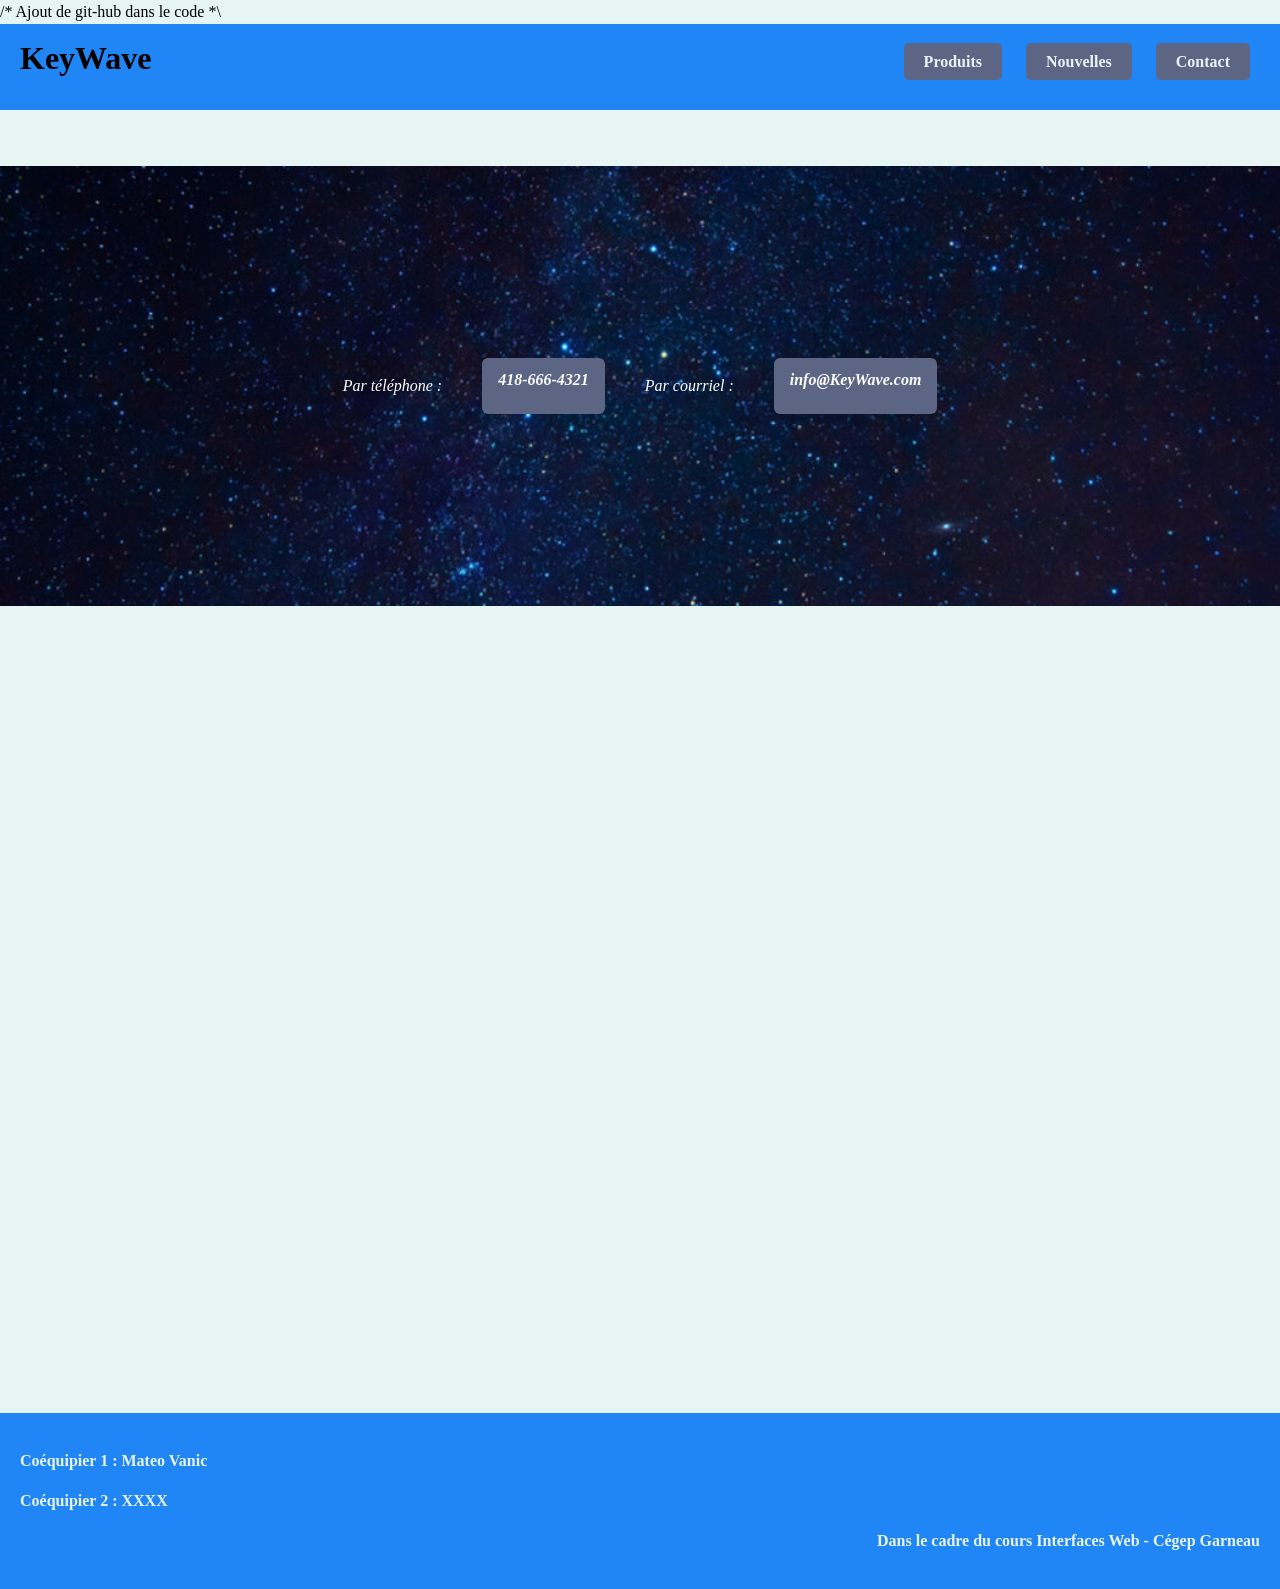
<file: code/contact.html>
<!DOCTYPE html>
<html lang="fr">
<head>
    <meta charset="UTF-8">
    <meta name="viewport" content="width=device-width, initial-scale=1.0">
    <title>TP2_Vanic_Mateo</title>
    <link rel="stylesheet" href="css/style.css">
    <link rel="icon" href="image/favicon.png">
</head>
/* Ajout de git-hub dans le code *\
<body>

    <header>
        <h1><a href="index.html">KeyWave</a></h1>

        <nav class="navigation">
            <ul class="nav-bouton">
                <li><a href="produits.html">Produits</a></li>
                <li><a href="nouvelles.html">Nouvelles</a></li>
                <li><a href="contact.html">Contact</a></li>
            </ul>
        </nav>
    </header>

    <main>

        <section class="central">
            <h1>Nous Joindre</h1>

            <div class="banniere">
                <address class="contact">
                    <p>Par téléphone :</p>
                    <a class="pill" href="tel:418-666-4321">418-666-4321</a>

                    <p>Par courriel :</p>
                    <a class="pill" href="mailto:info@KeyWave.com">info@KeyWave.com</a>
                </address>
            </div>
        </section>

        <section class="map">
            <div class="map-frame">
                <iframe
                    src="https://www.google.com/maps/embed?pb=!1m18!1m12!1m3!1d333851.35447422543!2d-122.88295169295962!3d49.177531257545446!2m3!1f0!2f0!3f0!3m2!1i1024!2i768!4f13.1!3m3!1m2!1s0x8d84977cbcb38c77%3A0x50fdabc9b5fccda7!2sKeyWave%20Solutions!5e0!3m2!1sfr!2sca!4v1775255348201!5m2!1sfr!2sca" width="600" height="450" style="border:0;" allowfullscreen="" loading="lazy" referrerpolicy="no-referrer-when-downgrade"
                    loading="lazy">
                </iframe>
            </div>
        </section>

    </main>

    <footer>
        <p>Coéquipier 1 : <strong>Mateo Vanic</strong></p>
        <p>Coéquipier 2 : XXXX</p>
        <div class="garneau">
            <p>Dans le cadre du cours Interfaces Web - Cégep Garneau</p>
        </div>
    </footer>

</body>
</html>
</file>
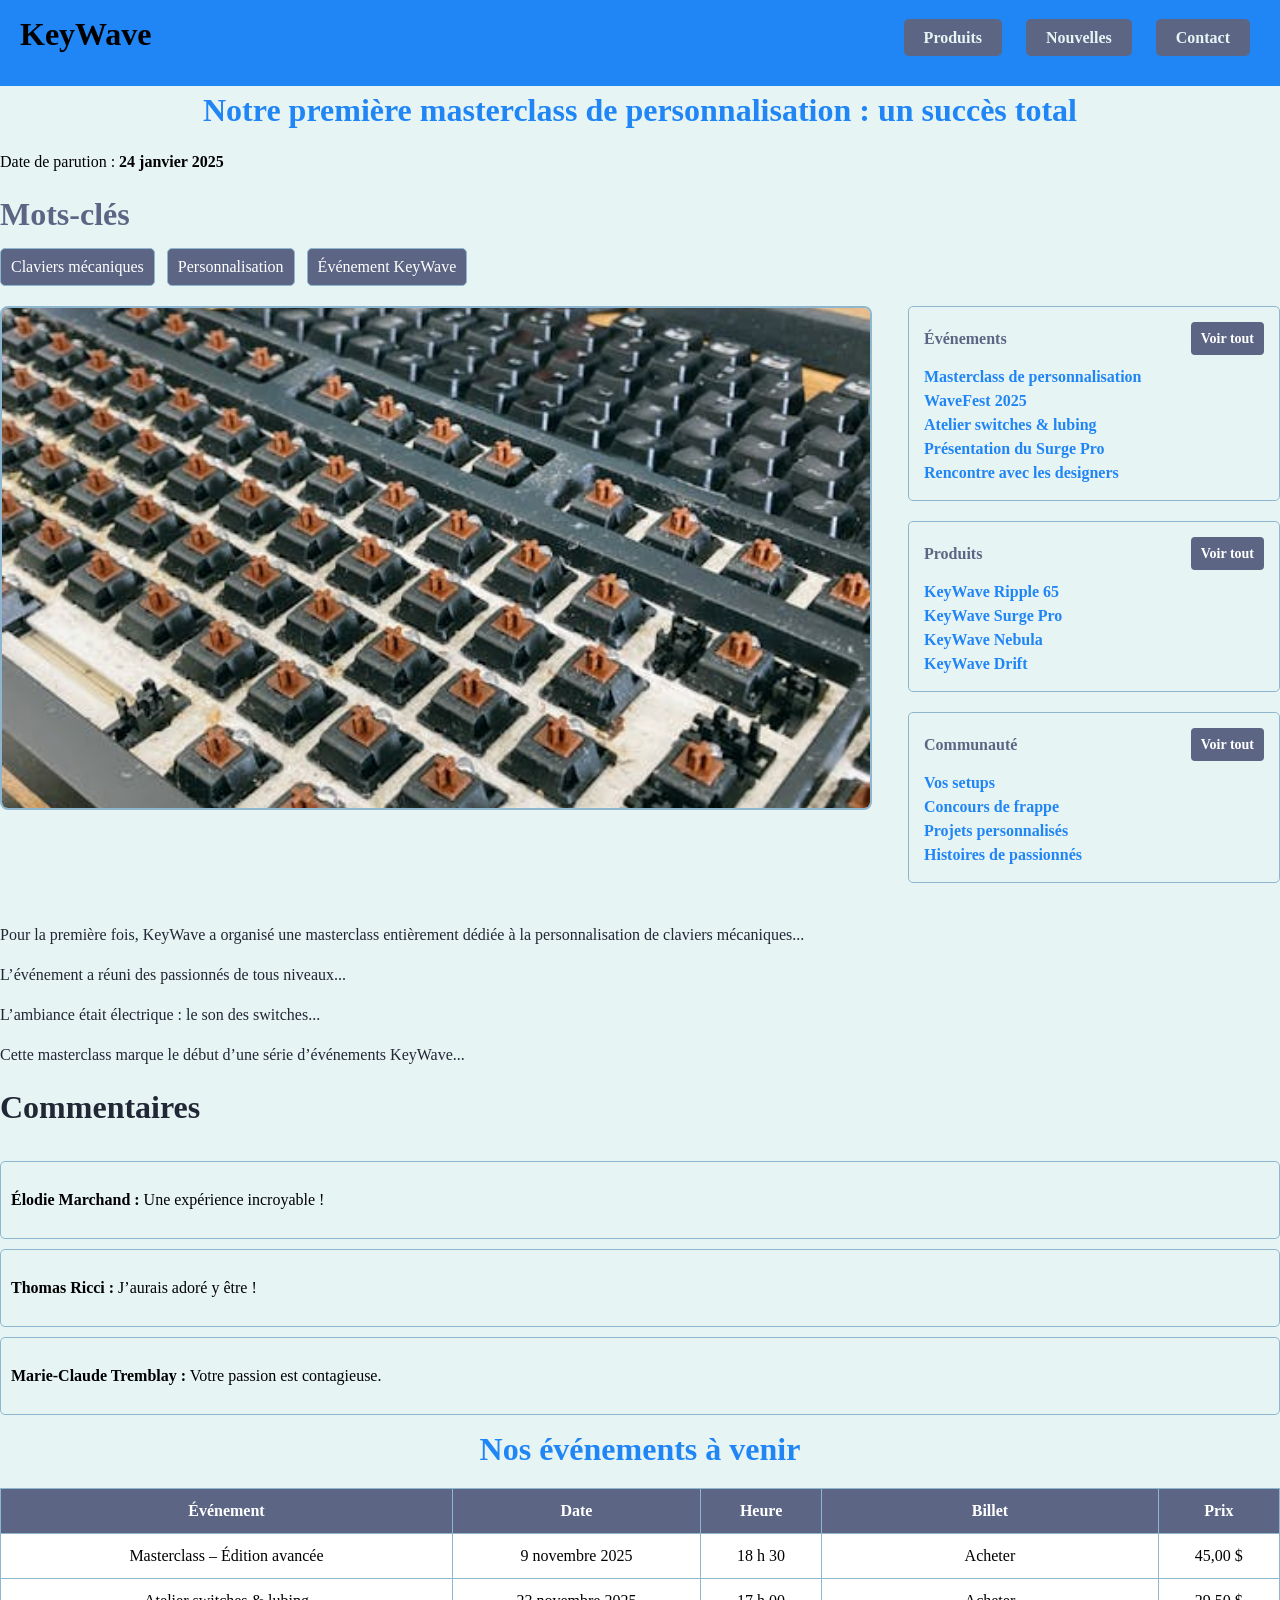
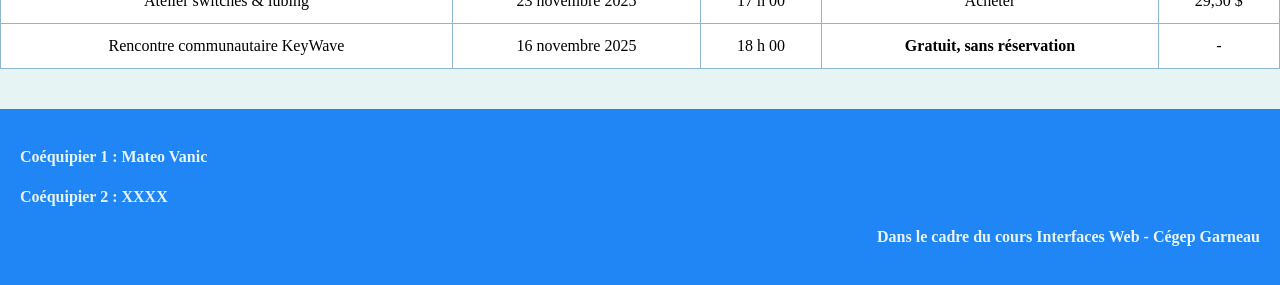
<file: code/nouvelle1.html>
<!DOCTYPE html>
<html lang="en">
<head>
    <meta charset="UTF-8">
    <meta name="viewport" content="width=device-width, initial-scale=1.0">
    <title>TP2_Vanic_Mateo</title>
    <link rel="stylesheet" href="css/style.css">
    <link rel="icon" href="image/favicon.png">
</head>

<body>
    <header>
        <h1><a href="index.html">KeyWave</a></h1>
        <nav class="navigation">
            <ul class="nav-bouton">
                <li><a href="produits.html">Produits</a></li>
                <li><a href="nouvelles.html">Nouvelles</a></li>
                <li><a href="contact.html">Contact</a></li>
            </ul>
        </nav>
    </header>

    <section>
        <h2>Notre première masterclass de personnalisation : un succès total</h2>
        <p>Date de parution : <time datetime="2025-01-24"><strong>24 janvier 2025</strong></time></p>

        <h3 class="titre-motscles">Mots-clés</h3>

        <ul class="liste-motscles">
            <li class="motcle">Claviers mécaniques</li>
            <li class="motcle">Personnalisation</li>
            <li class="motcle">Événement KeyWave</li>
        </ul>

        <div class="bloc-article">
            <div class="bloc-media">
                <img src="image/article1.jpeg" alt="image d'article">
            </div>

            <aside class="colonne-aside">

                <div class="carte-categorie">
                    <div class="carte-entete">
                        <h4>Événements</h4>
                        <a class="bouton" href="#">Voir tout</a>
                    </div>

                    <ul class="liste-categorie">
                        <li><a href="#">Masterclass de personnalisation</a></li>
                        <li><a href="#">WaveFest 2025</a></li>
                        <li><a href="#">Atelier switches & lubing</a></li>
                        <li><a href="#">Présentation du Surge Pro</a></li>
                        <li><a href="#">Rencontre avec les designers</a></li>
                    </ul>
                </div>

                <div class="carte-categorie">
                    <div class="carte-entete">
                        <h4>Produits</h4>
                        <a class="bouton" href="#">Voir tout</a>
                    </div>

                    <ul class="liste-categorie">
                        <li><a href="#">KeyWave Ripple 65</a></li>
                        <li><a href="#">KeyWave Surge Pro</a></li>
                        <li><a href="#">KeyWave Nebula</a></li>
                        <li><a href="#">KeyWave Drift</a></li>
                    </ul>
                </div>

                <div class="carte-categorie">
                    <div class="carte-entete">
                        <h4>Communauté</h4>
                        <a class="bouton" href="#">Voir tout</a>
                    </div>

                    <ul class="liste-categorie">
                        <li><a href="#">Vos setups</a></li>
                        <li><a href="#">Concours de frappe</a></li>
                        <li><a href="#">Projets personnalisés</a></li>
                        <li><a href="#">Histoires de passionnés</a></li>
                    </ul>
                </div>

            </aside>
        </div>
    </section>

    <div class="texte-article">
        <p>
            Pour la première fois, KeyWave a organisé une masterclass entièrement dédiée à la personnalisation de claviers mécaniques...
        </p>

        <p>
            L’événement a réuni des passionnés de tous niveaux...
        </p>

        <p>
            L’ambiance était électrique : le son des switches...
        </p>

        <p>
            Cette masterclass marque le début d’une série d’événements KeyWave...
        </p>
    </div>

    <section>
        <h3>Commentaires</h3>

        <div class="commentaire">
            <p><strong>Élodie Marchand :</strong> Une expérience incroyable !</p>
        </div>

        <div class="commentaire">
            <p><strong>Thomas Ricci :</strong> J’aurais adoré y être !</p>
        </div>

        <div class="commentaire">
            <p><strong>Marie-Claude Tremblay :</strong> Votre passion est contagieuse.</p>
        </div>
    </section>

    <section>
        <h2>Nos événements à venir</h2>

        <table class="table-evenements">
            <thead>
                <tr>
                    <th>Événement</th>
                    <th>Date</th>
                    <th>Heure</th>
                    <th>Billet</th>
                    <th>Prix</th>
                </tr>
            </thead>

            <tbody>
                <tr>
                    <td>Masterclass – Édition avancée</td>
                    <td><time datetime="2025-11-13">9 novembre 2025</time></td>
                    <td><time datetime="18:30">18 h 30</time></td>
                    <td><a href="#">Acheter</a></td>
                    <td>45,00 $</td>
                </tr>

                <tr>
                    <td>Atelier switches & lubing</td>
                    <td><time datetime="2025-11-23">23 novembre 2025</time></td>
                    <td><time datetime="17:00">17 h 00</time></td>
                    <td><a href="#">Acheter</a></td>
                    <td>29,50 $</td>
                </tr>

                <tr>
                    <td>Rencontre communautaire KeyWave</td>
                    <td><time datetime="2025-11-16">16 novembre 2025</time></td>
                    <td><time datetime="18:00">18 h 00</time></td>
                    <td><strong>Gratuit, sans réservation</strong></td>
                    <td>-</td>
                </tr>
            </tbody>
        </table>
    </section>

</main>
    <footer>
        <p> Coéquipier 1 : <strong>Mateo Vanic</strong> </p>
        <p> Coéquipier 2 : XXXX </p>
        <div class="garneau">
            <p> Dans le cadre du cours Interfaces Web - Cégep Garneau </p>
        </div>
    </footer>
</body>
</html>
</file>
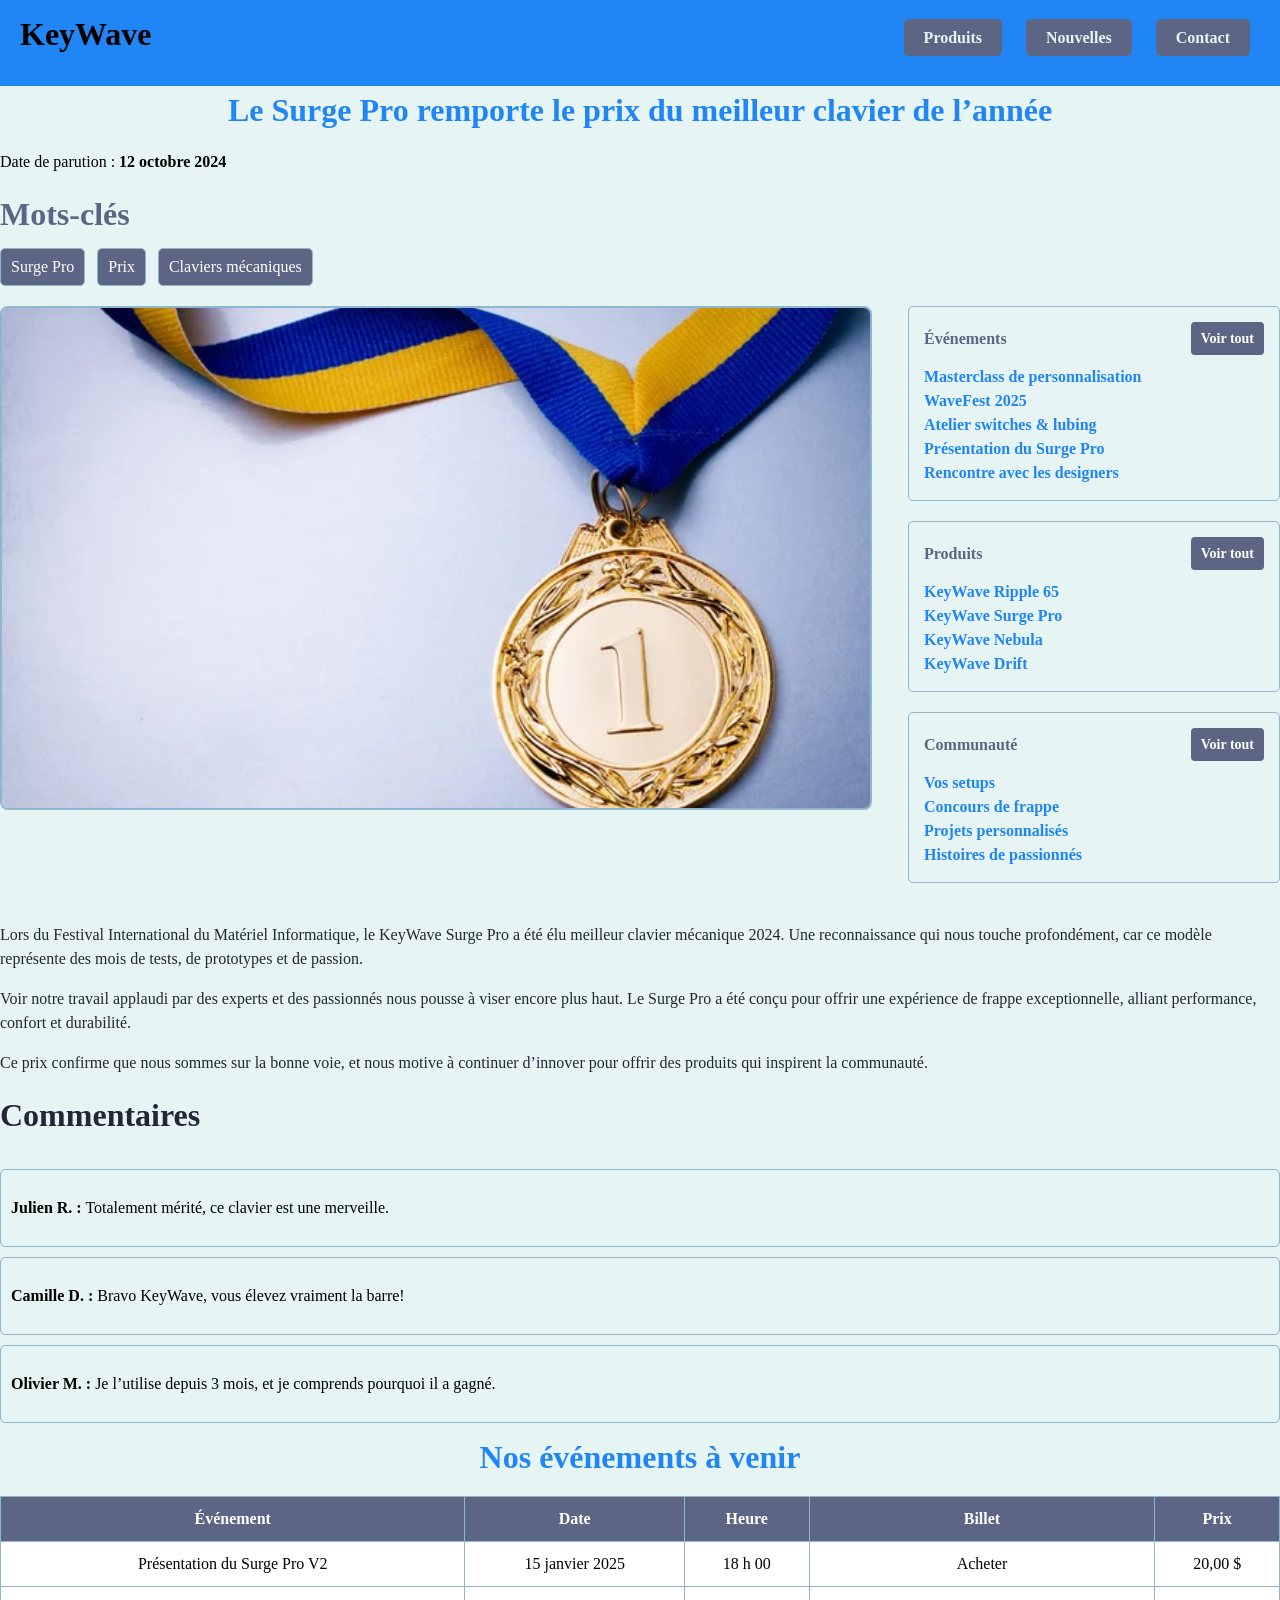
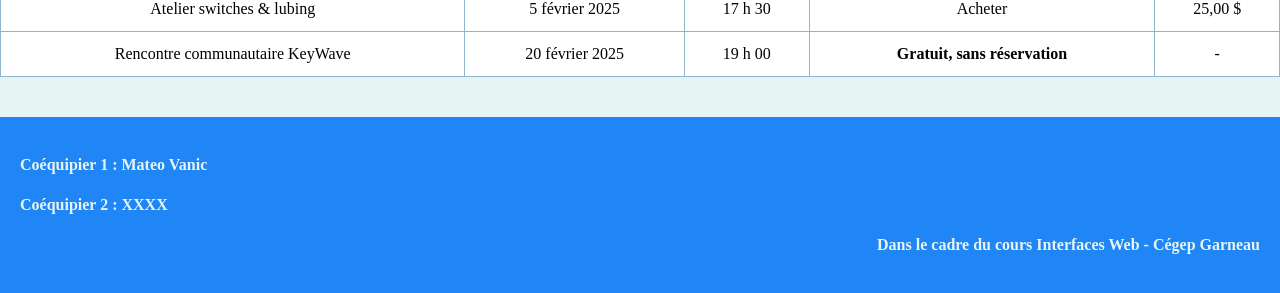
<file: code/nouvelle2.html>
<!DOCTYPE html>
<html lang="fr">
<head>
    <meta charset="UTF-8">
    <meta name="viewport" content="width=device-width, initial-scale=1.0">
    <title>KeyWave – Article 2</title>
    <link rel="stylesheet" href="css/style.css">
    <link rel="icon" href="image/favicon.png">
</head>

<body>

<header>
    <h1><a href="index.html">KeyWave</a></h1>
    <nav class="navigation">
        <ul class="nav-bouton">
            <li><a href="produits.html">Produits</a></li>
            <li><a href="nouvelles.html">Nouvelles</a></li>
            <li><a href="contact.html">Contact</a></li>
        </ul>
    </nav>
</header>

    <section>
        <h2>Le Surge Pro remporte le prix du meilleur clavier de l’année</h2>
        <p>Date de parution : <time datetime="2024-10-12"><strong>12 octobre 2024</strong></time></p>

        <h3 class="titre-motscles">Mots-clés</h3>

        <ul class="liste-motscles">
            <li class="motcle">Surge Pro</li>
            <li class="motcle">Prix</li>
            <li class="motcle">Claviers mécaniques</li>
        </ul>

        <div class="bloc-article">
            <div class="bloc-media">
                <img src="image/article2.webp" alt="image du Surge Pro">
            </div>

            <aside class="colonne-aside">

                <div class="carte-categorie">
                    <div class="carte-entete">
                        <h4>Événements</h4>
                        <a class="bouton" href="#">Voir tout</a>
                    </div>

                    <ul class="liste-categorie">
                        <li><a href="#">Masterclass de personnalisation</a></li>
                        <li><a href="#">WaveFest 2025</a></li>
                        <li><a href="#">Atelier switches & lubing</a></li>
                        <li><a href="#">Présentation du Surge Pro</a></li>
                        <li><a href="#">Rencontre avec les designers</a></li>
                    </ul>
                </div>

                <div class="carte-categorie">
                    <div class="carte-entete">
                        <h4>Produits</h4>
                        <a class="bouton" href="#">Voir tout</a>
                    </div>

                    <ul class="liste-categorie">
                        <li><a href="#">KeyWave Ripple 65</a></li>
                        <li><a href="#">KeyWave Surge Pro</a></li>
                        <li><a href="#">KeyWave Nebula</a></li>
                        <li><a href="#">KeyWave Drift</a></li>
                    </ul>
                </div>

                <div class="carte-categorie">
                    <div class="carte-entete">
                        <h4>Communauté</h4>
                        <a class="bouton" href="#">Voir tout</a>
                    </div>

                    <ul class="liste-categorie">
                        <li><a href="#">Vos setups</a></li>
                        <li><a href="#">Concours de frappe</a></li>
                        <li><a href="#">Projets personnalisés</a></li>
                        <li><a href="#">Histoires de passionnés</a></li>
                    </ul>
                </div>

            </aside>
        </div>
    </section>

    <div class="texte-article">
        <p>
            Lors du Festival International du Matériel Informatique, le KeyWave Surge Pro a été élu meilleur clavier mécanique 2024.
            Une reconnaissance qui nous touche profondément, car ce modèle représente des mois de tests, de prototypes et de passion.
        </p>

        <p>
            Voir notre travail applaudi par des experts et des passionnés nous pousse à viser encore plus haut. Le Surge Pro a été
            conçu pour offrir une expérience de frappe exceptionnelle, alliant performance, confort et durabilité.
        </p>

        <p>
            Ce prix confirme que nous sommes sur la bonne voie, et nous motive à continuer d’innover pour offrir des produits qui
            inspirent la communauté.
        </p>
    </div>

    <section>
        <h3>Commentaires</h3>

        <div class="commentaire">
            <p><strong>Julien R. :</strong> Totalement mérité, ce clavier est une merveille.</p>
        </div>

        <div class="commentaire">
            <p><strong>Camille D. :</strong> Bravo KeyWave, vous élevez vraiment la barre!</p>
        </div>

        <div class="commentaire">
            <p><strong>Olivier M. :</strong> Je l’utilise depuis 3 mois, et je comprends pourquoi il a gagné.</p>
        </div>
    </section>

    <section>
        <h2>Nos événements à venir</h2>

        <table class="table-evenements">
            <thead>
                <tr>
                    <th>Événement</th>
                    <th>Date</th>
                    <th>Heure</th>
                    <th>Billet</th>
                    <th>Prix</th>
                </tr>
            </thead>

            <tbody>
                <tr>
                    <td>Présentation du Surge Pro V2</td>
                    <td><time datetime="2025-01-15">15 janvier 2025</time></td>
                    <td><time datetime="18:00">18 h 00</time></td>
                    <td><a href="#">Acheter</a></td>
                    <td>20,00 $</td>
                </tr>

                <tr>
                    <td>Atelier switches & lubing</td>
                    <td><time datetime="2025-02-05">5 février 2025</time></td>
                    <td><time datetime="17:30">17 h 30</time></td>
                    <td><a href="#">Acheter</a></td>
                    <td>25,00 $</td>
                </tr>

                <tr>
                    <td>Rencontre communautaire KeyWave</td>
                    <td><time datetime="2025-02-20">20 février 2025</time></td>
                    <td><time datetime="19:00">19 h 00</time></td>
                    <td><strong>Gratuit, sans réservation</strong></td>
                    <td>-</td>
                </tr>
            </tbody>
        </table>
    </section>

</main>

<footer>
    <p> Coéquipier 1 : <strong>Mateo Vanic</strong> </p>
    <p> Coéquipier 2 : XXXX </p>
    <div class="garneau">
        <p> Dans le cadre du cours Interfaces Web - Cégep Garneau </p>
    </div>
</footer>

</body>
</html>
</file>
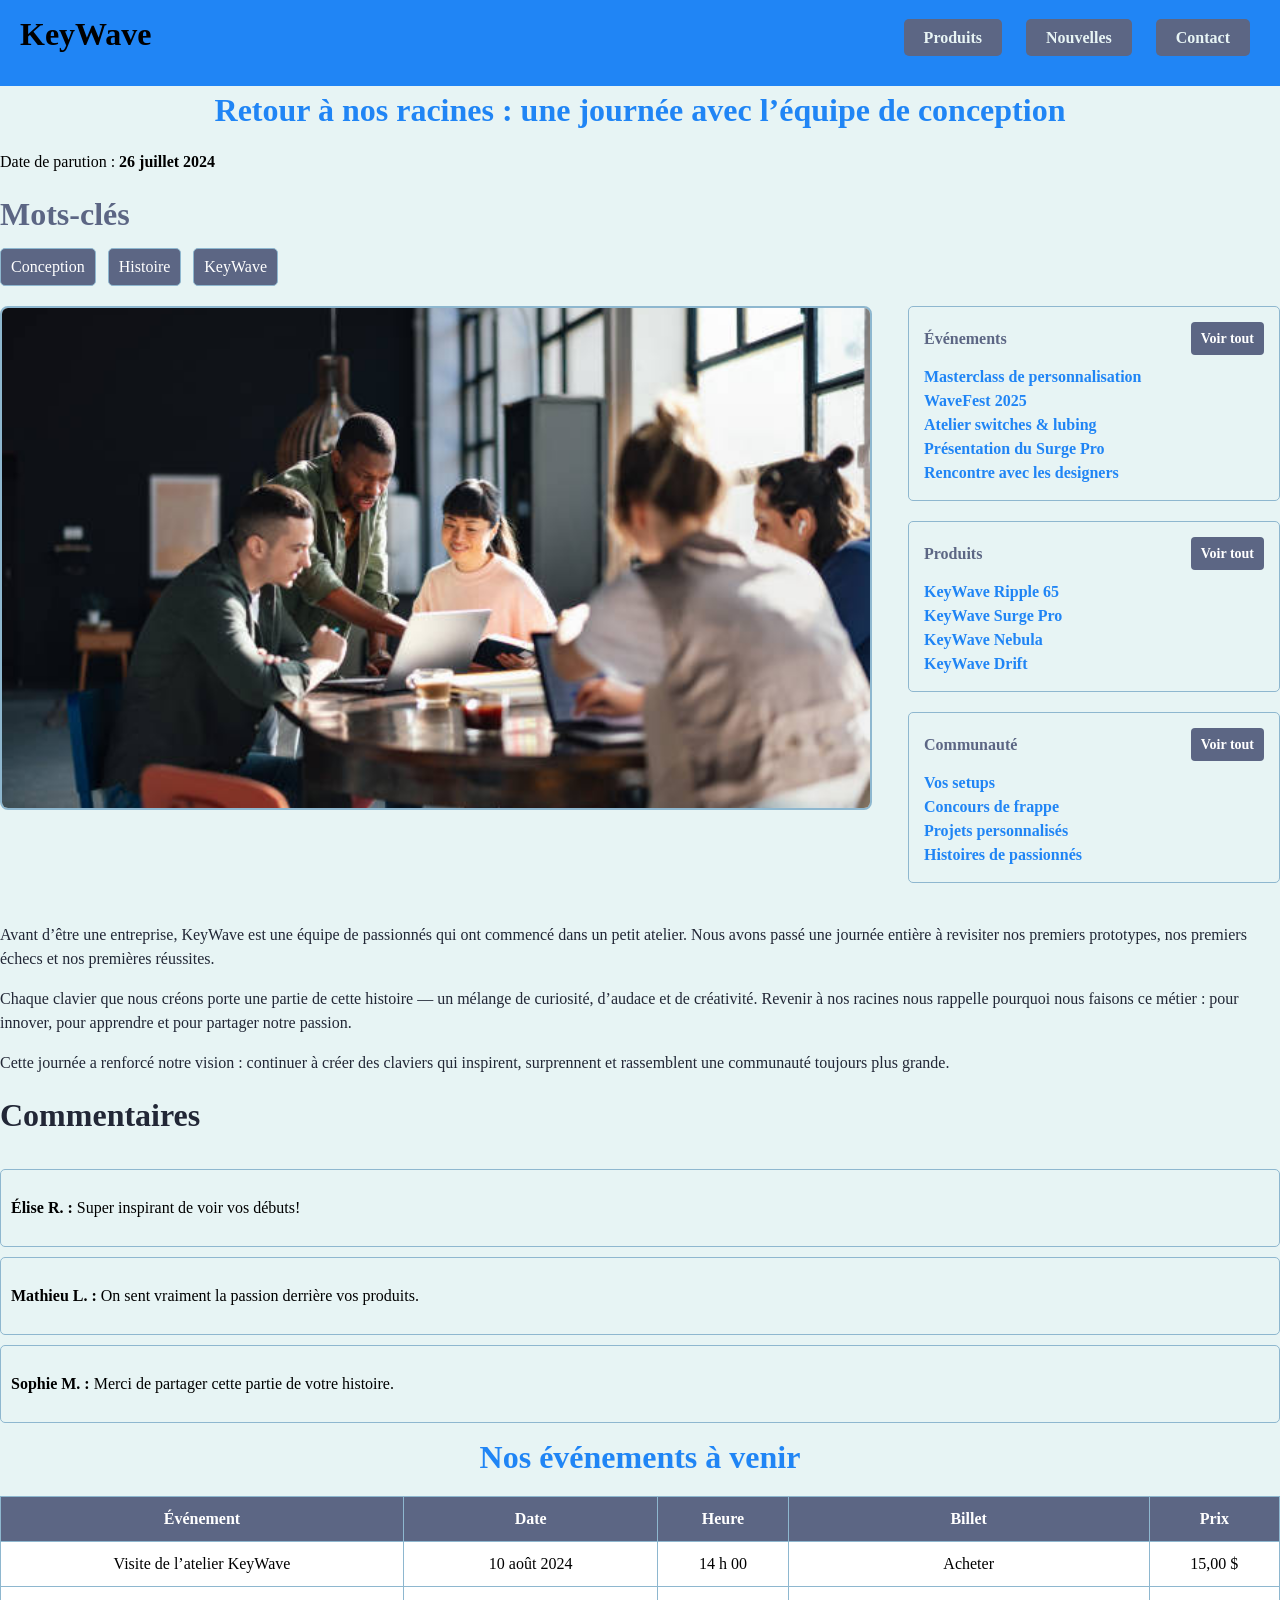
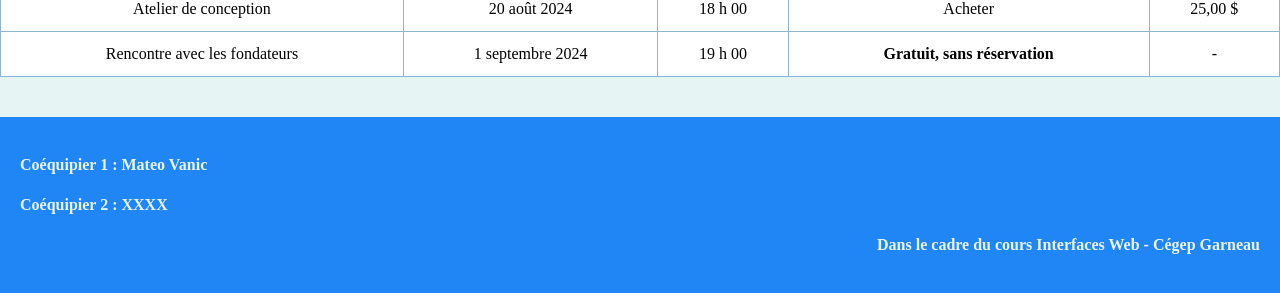
<file: code/nouvelle3.html>
<!DOCTYPE html>
<html lang="fr">
<head>
    <meta charset="UTF-8">
    <meta name="viewport" content="width=device-width, initial-scale=1.0">
    <title>KeyWave – Article 3</title>
    <link rel="stylesheet" href="css/style.css">
    <link rel="icon" href="image/favicon.png">
</head>

<body>

<header>
    <h1><a href="index.html">KeyWave</a></h1>
    <nav class="navigation">
        <ul class="nav-bouton">
            <li><a href="produits.html">Produits</a></li>
            <li><a href="nouvelles.html">Nouvelles</a></li>
            <li><a href="contact.html">Contact</a></li>
        </ul>
    </nav>
</header>

    <section>
        <h2>Retour à nos racines : une journée avec l’équipe de conception</h2>
        <p>Date de parution : <time datetime="2024-07-26"><strong>26 juillet 2024</strong></time></p>

        <h3 class="titre-motscles">Mots-clés</h3>

        <ul class="liste-motscles">
            <li class="motcle">Conception</li>
            <li class="motcle">Histoire</li>
            <li class="motcle">KeyWave</li>
        </ul>

        <div class="bloc-article">
            <div class="bloc-media">
                <img src="image/article3.jpg" alt="image de l'équipe de conception">
            </div>

            <aside class="colonne-aside">

                <div class="carte-categorie">
                    <div class="carte-entete">
                        <h4>Événements</h4>
                        <a class="bouton" href="#">Voir tout</a>
                    </div>

                    <ul class="liste-categorie">
                        <li><a href="#">Masterclass de personnalisation</a></li>
                        <li><a href="#">WaveFest 2025</a></li>
                        <li><a href="#">Atelier switches & lubing</a></li>
                        <li><a href="#">Présentation du Surge Pro</a></li>
                        <li><a href="#">Rencontre avec les designers</a></li>
                    </ul>
                </div>

                <div class="carte-categorie">
                    <div class="carte-entete">
                        <h4>Produits</h4>
                        <a class="bouton" href="#">Voir tout</a>
                    </div>

                    <ul class="liste-categorie">
                        <li><a href="#">KeyWave Ripple 65</a></li>
                        <li><a href="#">KeyWave Surge Pro</a></li>
                        <li><a href="#">KeyWave Nebula</a></li>
                        <li><a href="#">KeyWave Drift</a></li>
                    </ul>
                </div>

                <div class="carte-categorie">
                    <div class="carte-entete">
                        <h4>Communauté</h4>
                        <a class="bouton" href="#">Voir tout</a>
                    </div>

                    <ul class="liste-categorie">
                        <li><a href="#">Vos setups</a></li>
                        <li><a href="#">Concours de frappe</a></li>
                        <li><a href="#">Projets personnalisés</a></li>
                        <li><a href="#">Histoires de passionnés</a></li>
                    </ul>
                </div>

            </aside>
        </div>
    </section>

    <div class="texte-article">
        <p>
            Avant d’être une entreprise, KeyWave est une équipe de passionnés qui ont commencé dans un petit atelier.
            Nous avons passé une journée entière à revisiter nos premiers prototypes, nos premiers échecs et nos premières réussites.
        </p>

        <p>
            Chaque clavier que nous créons porte une partie de cette histoire — un mélange de curiosité, d’audace et de créativité.
            Revenir à nos racines nous rappelle pourquoi nous faisons ce métier : pour innover, pour apprendre et pour partager notre passion.
        </p>

        <p>
            Cette journée a renforcé notre vision : continuer à créer des claviers qui inspirent, surprennent et rassemblent une communauté
            toujours plus grande.
        </p>
    </div>

    <section>
        <h3>Commentaires</h3>

        <div class="commentaire">
            <p><strong>Élise R. :</strong> Super inspirant de voir vos débuts!</p>
        </div>

        <div class="commentaire">
            <p><strong>Mathieu L. :</strong> On sent vraiment la passion derrière vos produits.</p>
        </div>

        <div class="commentaire">
            <p><strong>Sophie M. :</strong> Merci de partager cette partie de votre histoire.</p>
        </div>
    </section>

    <section>
        <h2>Nos événements à venir</h2>

        <table class="table-evenements">
            <thead>
                <tr>
                    <th>Événement</th>
                    <th>Date</th>
                    <th>Heure</th>
                    <th>Billet</th>
                    <th>Prix</th>
                </tr>
            </thead>

            <tbody>
                <tr>
                    <td>Visite de l’atelier KeyWave</td>
                    <td><time datetime="2024-08-10">10 août 2024</time></td>
                    <td><time datetime="14:00">14 h 00</time></td>
                    <td><a href="#">Acheter</a></td>
                    <td>15,00 $</td>
                </tr>

                <tr>
                    <td>Atelier de conception</td>
                    <td><time datetime="2024-08-20">20 août 2024</time></td>
                    <td><time datetime="18:00">18 h 00</time></td>
                    <td><a href="#">Acheter</a></td>
                    <td>25,00 $</td>
                </tr>

                <tr>
                    <td>Rencontre avec les fondateurs</td>
                    <td><time datetime="2024-09-01">1 septembre 2024</time></td>
                    <td><time datetime="19:00">19 h 00</time></td>
                    <td><strong>Gratuit, sans réservation</strong></td>
                    <td>-</td>
                </tr>
            </tbody>
        </table>
    </section>

</main>

<footer>
    <p> Coéquipier 1 : <strong>Mateo Vanic</strong> </p>
    <p> Coéquipier 2 : XXXX </p>
    <div class="garneau">
        <p> Dans le cadre du cours Interfaces Web - Cégep Garneau </p>
    </div>
</footer>

</body>
</html>
</file>
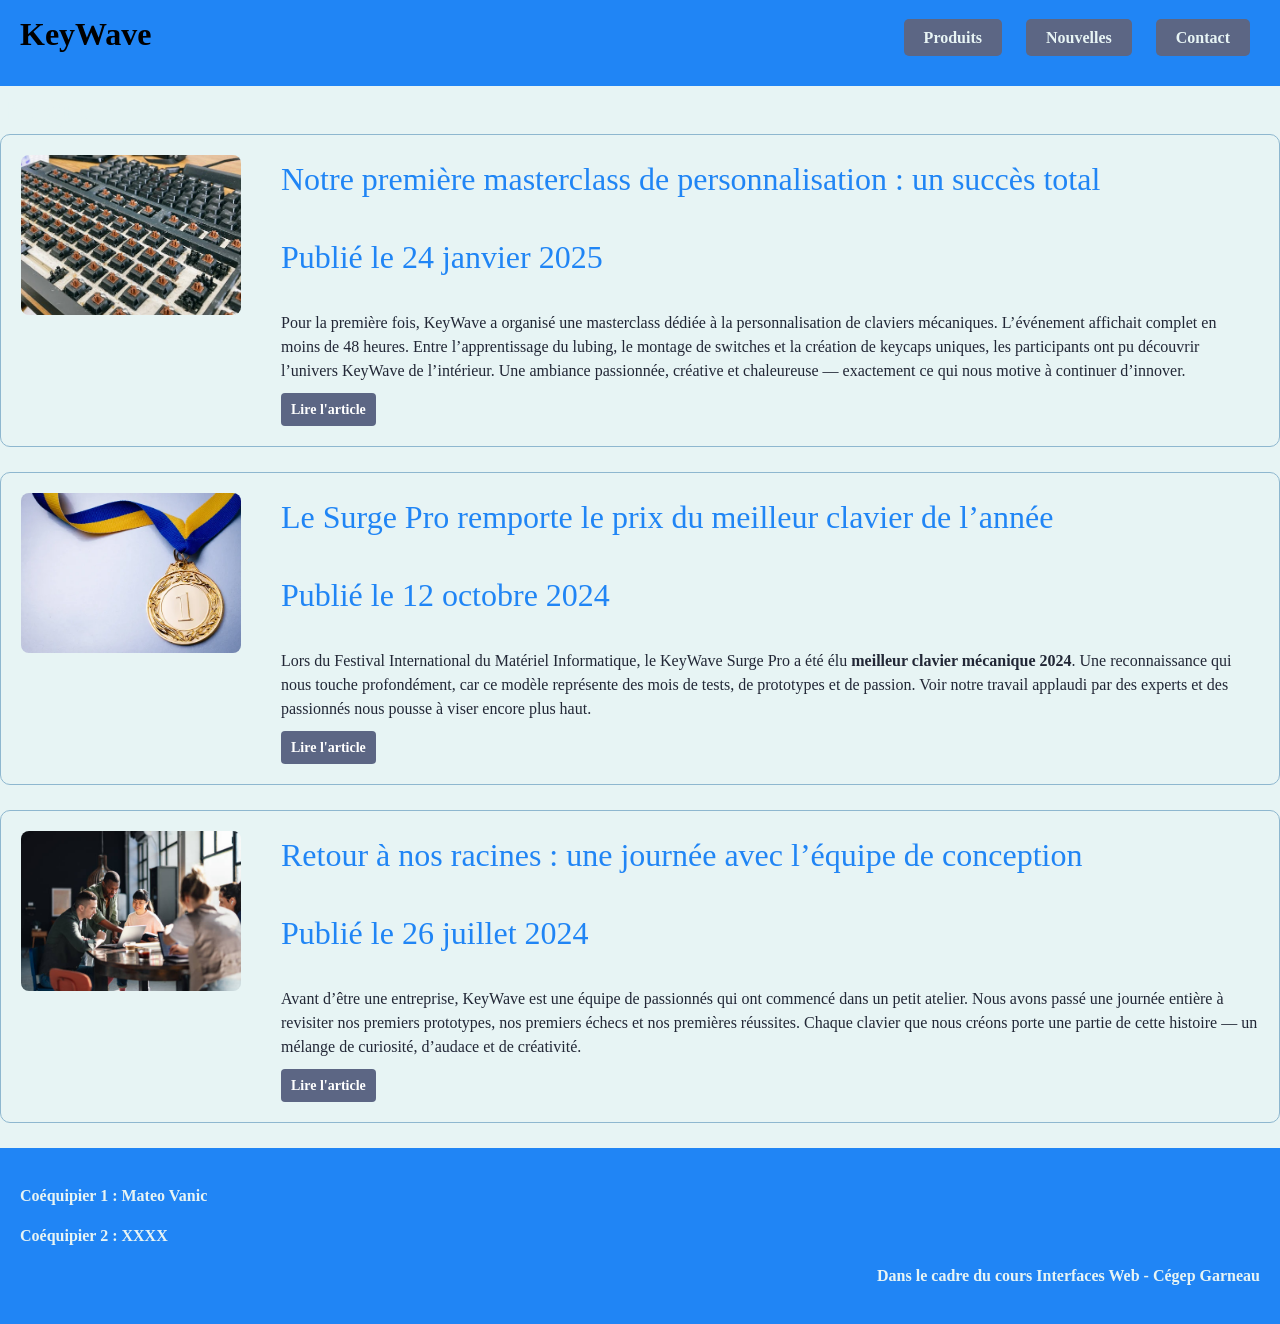
<file: code/nouvelles.html>
<!DOCTYPE html>
<html lang="en">
<head>
    <meta charset="UTF-8">
    <meta name="viewport" content="width=device-width, initial-scale=1.0">
    <title>TP2_Vanic_Mateo</title>
    <link rel="stylesheet" href="css/style.css">
    <link rel="icon" href="image/favicon.png">
</head>

<body>
    <header>
        <h1><a href="index.html">KeyWave</a></h1>
        <nav class="navigation">
            <ul class="nav-bouton">
                <li><a href="produits.html">Produits</a></li>
                <li><a href="nouvelles.html">Nouvelles</a></li>
                <li><a href="contact.html">Contact</a></li>
            </ul>
        </nav>
    </header>

    <h1>Blogue</h1>

    <section class="article-blog">
        <a href="article1.html">
            <img src="image/article1.jpeg" alt="imagearticle1">
        </a>
        <div class="contenu-article">
            <h3>Notre première masterclass de personnalisation : un succès total</h3>
            <h3><time datetime="2025-01-24">Publié le 24 janvier 2025</time></h3>
            <p>
                Pour la première fois, KeyWave a organisé une masterclass dédiée à la personnalisation de claviers mécaniques.
                L’événement affichait complet en moins de 48 heures. Entre l’apprentissage du lubing, le montage de switches
                et la création de keycaps uniques, les participants ont pu découvrir l’univers KeyWave de l’intérieur.
                Une ambiance passionnée, créative et chaleureuse — exactement ce qui nous motive à continuer d’innover.
            </p>
            <a href="nouvelle1.html" class="bouton">Lire l'article</a>
        </div>
    </section>

    <section class="article-blog">
        <a href="article2.html">
            <img src="image/article2.webp" alt="imagearticle3">
        </a>
        <div class="contenu-article">
            <h3>Le Surge Pro remporte le prix du meilleur clavier de l’année</h3>
            <h3><time datetime="2024-10-12">Publié le 12 octobre 2024</time></h3>
            <p>
                Lors du Festival International du Matériel Informatique, le KeyWave Surge Pro a été élu
                <strong>meilleur clavier mécanique 2024</strong>. Une reconnaissance qui nous touche profondément,
                car ce modèle représente des mois de tests, de prototypes et de passion.
                Voir notre travail applaudi par des experts et des passionnés nous pousse à viser encore plus haut.
            </p>
            <a href="nouvelle2.html" class="bouton">Lire l'article</a>
        </div>
    </section>

    <section class="article-blog">
        <a href="article3.html">
            <img src="image/article3.jpg" alt="imagearticle3">
        </a>
        <div class="contenu-article">
            <h3>Retour à nos racines : une journée avec l’équipe de conception</h3>
            <h3><time datetime="2024-07-26">Publié le 26 juillet 2024</time></h3>
            <p>
                Avant d’être une entreprise, KeyWave est une équipe de passionnés qui ont commencé dans un petit atelier.
                Nous avons passé une journée entière à revisiter nos premiers prototypes, nos premiers échecs et nos premières réussites.
                Chaque clavier que nous créons porte une partie de cette histoire — un mélange de curiosité, d’audace et de créativité.
            </p>
            <a href="nouvelle3.html" class="bouton">Lire l'article</a>
        </div>
    </section>

    </main>

    <footer>
        <p> Coéquipier 1 : <strong>Mateo Vanic</strong> </p>
        <p> Coéquipier 2 : XXXX </p>
        <div class="garneau">
            <p> Dans le cadre du cours Interfaces Web - Cégep Garneau </p>
        </div>
    </footer>
</body>
</html>
</file>
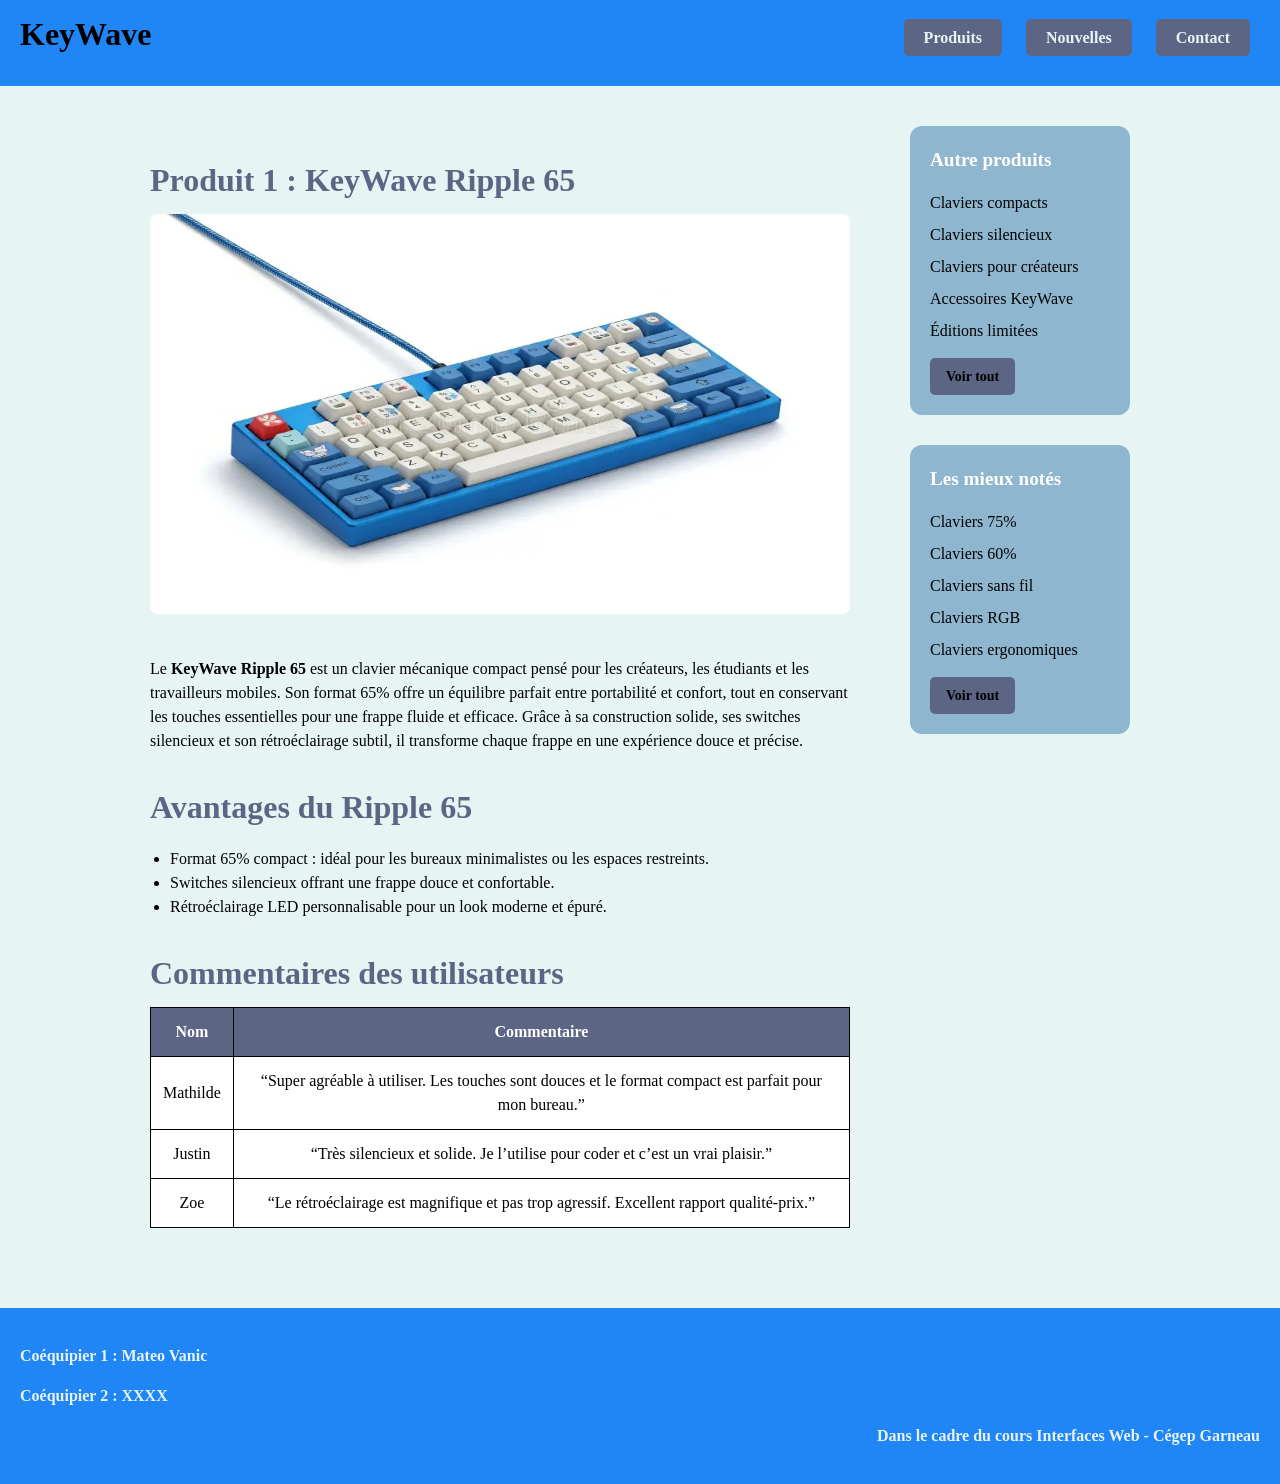
<file: code/produit1.html>
<!DOCTYPE html>
<html lang="en">
<head>
    <meta charset="UTF-8">
    <meta name="viewport" content="width=device-width, initial-scale=1.0">
    <title>TP2_Vanic_Mateo</title>
    <link rel="stylesheet" href="css/style.css">
    <link rel="icon" href="image/favicon.png">
</head>

<body>
    <header>
        <h1><a href="index.html">KeyWave</a></h1>
        <nav class="navigation">
            <ul class="nav-bouton">
                <li><a href="produits.html">Produits</a></li>
                <li><a href="nouvelles.html">Nouvelles</a></li>
                <li><a href="contact.html">Contact</a></li>
            </ul>
        </nav>
    </header>

    <main class="contenu-principal">
        <section class="colonne-gauche">
            <article class="produits-details">

                <h3>Produit 1 : KeyWave Ripple 65</h3>

                <img src="image/Clavier1.webp" alt="Image de Clavier" class="produit1">

                <p>
                    Le <strong>KeyWave Ripple 65</strong> est un clavier mécanique compact pensé pour les créateurs, les étudiants et les travailleurs mobiles.
                    Son format 65% offre un équilibre parfait entre portabilité et confort, tout en conservant les touches essentielles pour une frappe fluide et efficace.
                    Grâce à sa construction solide, ses switches silencieux et son rétroéclairage subtil, il transforme chaque frappe en une expérience douce et précise.
                </p>

                <h3>Avantages du Ripple 65</h3>
                <ul>
                    <li>Format 65% compact : idéal pour les bureaux minimalistes ou les espaces restreints.</li>
                    <li>Switches silencieux offrant une frappe douce et confortable.</li>
                    <li>Rétroéclairage LED personnalisable pour un look moderne et épuré.</li>
                </ul>

                <section class="commentaires-tableau">
                    <h3>Commentaires des utilisateurs</h3>
                    <table>
                        <thead>
                            <tr><th>Nom</th><th>Commentaire</th></tr>
                        </thead>
                        <tbody>
                            <tr>
                                <td>Mathilde</td>
                                <td>“Super agréable à utiliser. Les touches sont douces et le format compact est parfait pour mon bureau.”</td>
                            </tr>
                            <tr>
                                <td>Justin</td>
                                <td>“Très silencieux et solide. Je l’utilise pour coder et c’est un vrai plaisir.”</td>
                            </tr>
                            <tr>
                                <td>Zoe</td>
                                <td>“Le rétroéclairage est magnifique et pas trop agressif. Excellent rapport qualité‑prix.”</td>
                            </tr>
                        </tbody>
                    </table>
                </section>

            </article>
        </section>

        <div class="colonne-droite">

            <div class="categorie-tableau">
                <h3>Autre produits</h3>
                <ul>
                    <li><a href="#">Claviers compacts</a></li>
                    <li><a href="#">Claviers silencieux</a></li>
                    <li><a href="#">Claviers pour créateurs</a></li>
                    <li><a href="#">Accessoires KeyWave</a></li>
                    <li><a href="#">Éditions limitées</a></li>
                </ul>
                <div class="bouton"><a href="#"> Voir tout</a> </div>
            </div>

            <div class="categorie-tableau">
                <h3>Les mieux notés</h3>
                <ul>
                    <li><a href="#">Claviers 75%</a></li>
                    <li><a href="#">Claviers 60%</a></li>
                    <li><a href="#">Claviers sans fil</a></li>
                    <li><a href="#">Claviers RGB</a></li>
                    <li><a href="#">Claviers ergonomiques</a></li>
                </ul>
                <div class="bouton"><a href="#"> Voir tout</a> </div>
            </div>

        </div>
    </main>

    <footer>
        <p> Coéquipier 1 : <strong>Mateo Vanic</strong> </p>
        <p> Coéquipier 2 : XXXX </p>
        <div class="garneau">
            <p> Dans le cadre du cours Interfaces Web - Cégep Garneau </p>
        </div>
    </footer>

</body>
</html>
</file>
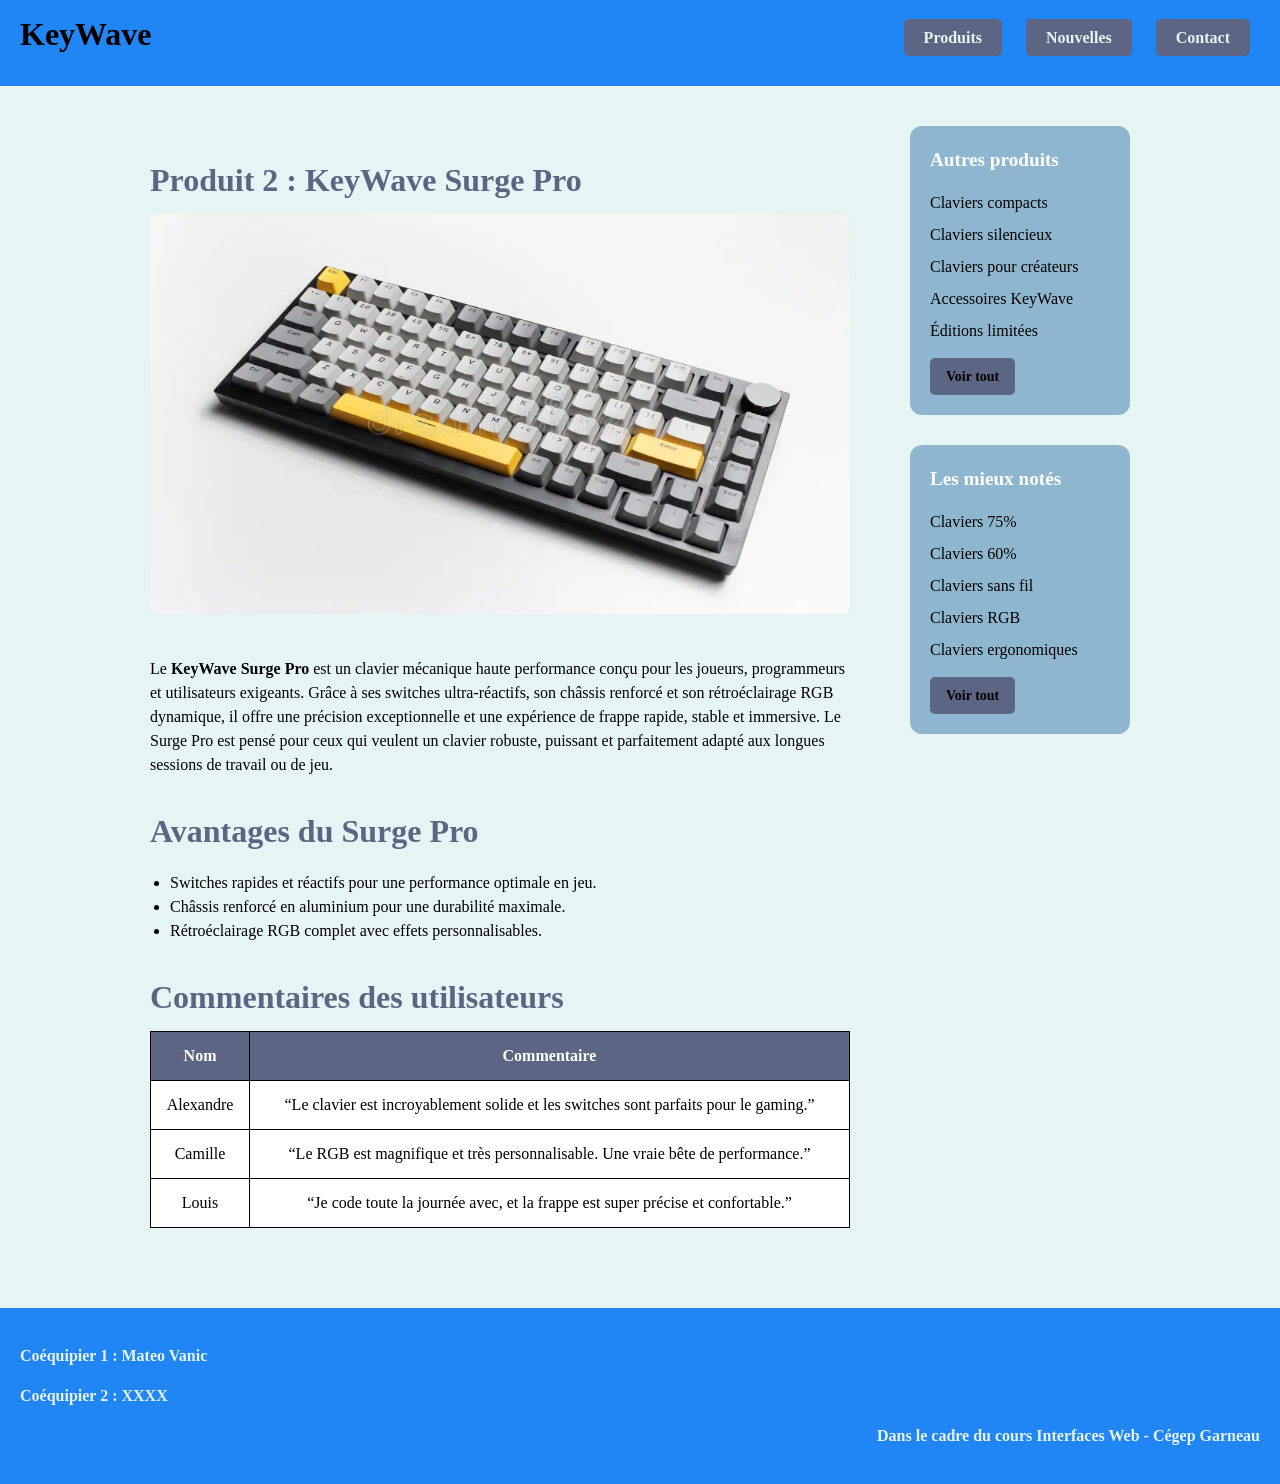
<file: code/produit2.html>
<!DOCTYPE html>
<html lang="en">
<head>
    <meta charset="UTF-8">
    <meta name="viewport" content="width=device-width, initial-scale=1.0">
    <title>TP2_Vanic_Mateo</title>
    <link rel="stylesheet" href="css/style.css">
    <link rel="icon" href="image/favicon.png">
</head>

<body>
    <header>
        <h1><a href="index.html">KeyWave</a></h1>
        <nav class="navigation">
            <ul class="nav-bouton">
                <li><a href="produits.html">Produits</a></li>
                <li><a href="nouvelles.html">Nouvelles</a></li>
                <li><a href="contact.html">Contact</a></li>
            </ul>
        </nav>
    </header>

    <main class="contenu-principal">
        <section class="colonne-gauche">
            <article class="produits-details">

                <h3>Produit 2 : KeyWave Surge Pro</h3>

                <img src="image/Clavier2.webp" alt="Image de Clavier" class="produit1">

                <p>
                    Le <strong>KeyWave Surge Pro</strong> est un clavier mécanique haute performance conçu pour les joueurs,
                    programmeurs et utilisateurs exigeants. Grâce à ses switches ultra‑réactifs, son châssis renforcé et son
                    rétroéclairage RGB dynamique, il offre une précision exceptionnelle et une expérience de frappe rapide,
                    stable et immersive. Le Surge Pro est pensé pour ceux qui veulent un clavier robuste, puissant et
                    parfaitement adapté aux longues sessions de travail ou de jeu.
                </p>

                <h3>Avantages du Surge Pro</h3>
                <ul>
                    <li>Switches rapides et réactifs pour une performance optimale en jeu.</li>
                    <li>Châssis renforcé en aluminium pour une durabilité maximale.</li>
                    <li>Rétroéclairage RGB complet avec effets personnalisables.</li>
                </ul>

                <section class="commentaires-tableau">
                    <h3>Commentaires des utilisateurs</h3>
                    <table>
                        <thead>
                            <tr><th>Nom</th><th>Commentaire</th></tr>
                        </thead>
                        <tbody>
                            <tr>
                                <td>Alexandre</td>
                                <td>“Le clavier est incroyablement solide et les switches sont parfaits pour le gaming.”</td>
                            </tr>
                            <tr>
                                <td>Camille</td>
                                <td>“Le RGB est magnifique et très personnalisable. Une vraie bête de performance.”</td>
                            </tr>
                            <tr>
                                <td>Louis</td>
                                <td>“Je code toute la journée avec, et la frappe est super précise et confortable.”</td>
                            </tr>
                        </tbody>
                    </table>
                </section>

            </article>
        </section>

        <div class="colonne-droite">

            <div class="categorie-tableau">
                <h3>Autres produits</h3>
                <ul>
                    <li><a href="#">Claviers compacts</a></li>
                    <li><a href="#">Claviers silencieux</a></li>
                    <li><a href="#">Claviers pour créateurs</a></li>
                    <li><a href="#">Accessoires KeyWave</a></li>
                    <li><a href="#">Éditions limitées</a></li>
                </ul>
                <div class="bouton"><a href="#"> Voir tout</a></div>
            </div>

            <div class="categorie-tableau">
                <h3>Les mieux notés</h3>
                <ul>
                    <li><a href="#">Claviers 75%</a></li>
                    <li><a href="#">Claviers 60%</a></li>
                    <li><a href="#">Claviers sans fil</a></li>
                    <li><a href="#">Claviers RGB</a></li>
                    <li><a href="#">Claviers ergonomiques</a></li>
                </ul>
                <div class="bouton"><a href="#"> Voir tout</a></div>
            </div>

        </div>
    </main>

    <footer>
        <p> Coéquipier 1 : <strong>Mateo Vanic</strong> </p>
        <p> Coéquipier 2 : XXXX </p>
        <div class="garneau">
            <p> Dans le cadre du cours Interfaces Web - Cégep Garneau </p>
        </div>
    </footer>

</body>
</html>
</file>
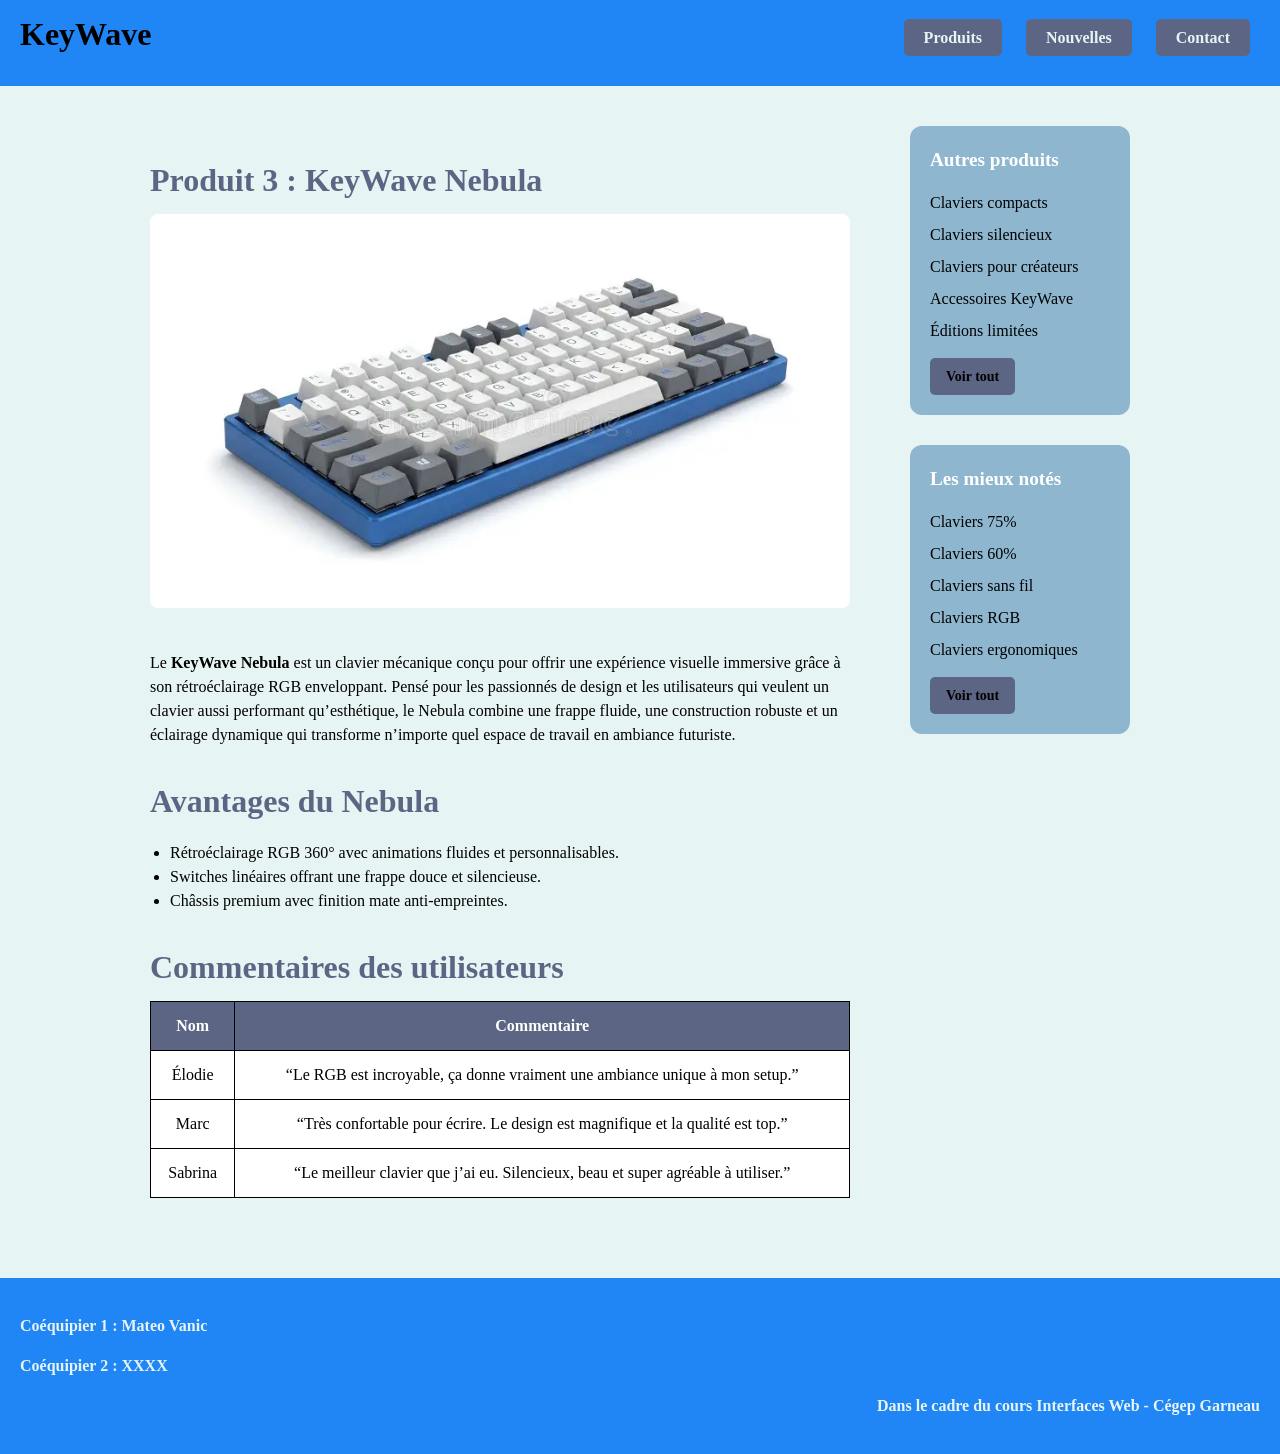
<file: code/produit3.html>
<!DOCTYPE html>
<html lang="en">
<head>
    <meta charset="UTF-8">
    <meta name="viewport" content="width=device-width, initial-scale=1.0">
    <title>TP2_Vanic_Mateo</title>
    <link rel="stylesheet" href="css/style.css">
    <link rel="icon" href="image/favicon.png">
</head>

<body>
    <header>
        <h1><a href="index.html">KeyWave</a></h1>
        <nav class="navigation">
            <ul class="nav-bouton">
                <li><a href="produits.html">Produits</a></li>
                <li><a href="nouvelles.html">Nouvelles</a></li>
                <li><a href="contact.html">Contact</a></li>
            </ul>
        </nav>
    </header>

    <main class="contenu-principal">
        <section class="colonne-gauche">
            <article class="produits-details">

                <h3>Produit 3 : KeyWave Nebula</h3>

                <img src="image/Clavier3.webp" alt="Image de Clavier" class="produit1">

                <p>
                    Le <strong>KeyWave Nebula</strong> est un clavier mécanique conçu pour offrir une expérience visuelle
                    immersive grâce à son rétroéclairage RGB enveloppant. Pensé pour les passionnés de design et les utilisateurs
                    qui veulent un clavier aussi performant qu’esthétique, le Nebula combine une frappe fluide, une construction
                    robuste et un éclairage dynamique qui transforme n’importe quel espace de travail en ambiance futuriste.
                </p>

                <h3>Avantages du Nebula</h3>
                <ul>
                    <li>Rétroéclairage RGB 360° avec animations fluides et personnalisables.</li>
                    <li>Switches linéaires offrant une frappe douce et silencieuse.</li>
                    <li>Châssis premium avec finition mate anti‑empreintes.</li>
                </ul>

                <section class="commentaires-tableau">
                    <h3>Commentaires des utilisateurs</h3>
                    <table>
                        <thead>
                            <tr><th>Nom</th><th>Commentaire</th></tr>
                        </thead>
                        <tbody>
                            <tr>
                                <td>Élodie</td>
                                <td>“Le RGB est incroyable, ça donne vraiment une ambiance unique à mon setup.”</td>
                            </tr>
                            <tr>
                                <td>Marc</td>
                                <td>“Très confortable pour écrire. Le design est magnifique et la qualité est top.”</td>
                            </tr>
                            <tr>
                                <td>Sabrina</td>
                                <td>“Le meilleur clavier que j’ai eu. Silencieux, beau et super agréable à utiliser.”</td>
                            </tr>
                        </tbody>
                    </table>
                </section>

            </article>
        </section>

        <div class="colonne-droite">

            <div class="categorie-tableau">
                <h3>Autres produits</h3>
                <ul>
                    <li><a href="#">Claviers compacts</a></li>
                    <li><a href="#">Claviers silencieux</a></li>
                    <li><a href="#">Claviers pour créateurs</a></li>
                    <li><a href="#">Accessoires KeyWave</a></li>
                    <li><a href="#">Éditions limitées</a></li>
                </ul>
                <div class="bouton"><a href="#"> Voir tout</a></div>
            </div>

            <div class="categorie-tableau">
                <h3>Les mieux notés</h3>
                <ul>
                    <li><a href="#">Claviers 75%</a></li>
                    <li><a href="#">Claviers 60%</a></li>
                    <li><a href="#">Claviers sans fil</a></li>
                    <li><a href="#">Claviers RGB</a></li>
                    <li><a href="#">Claviers ergonomiques</a></li>
                </ul>
                <div class="bouton"><a href="#"> Voir tout</a></div>
            </div>

        </div>
    </main>

    <footer>
        <p> Coéquipier 1 : <strong>Mateo Vanic</strong> </p>
        <p> Coéquipier 2 : XXXX </p>
        <div class="garneau">
            <p> Dans le cadre du cours Interfaces Web - Cégep Garneau </p>
        </div>
    </footer>

</body>
</html>
</file>
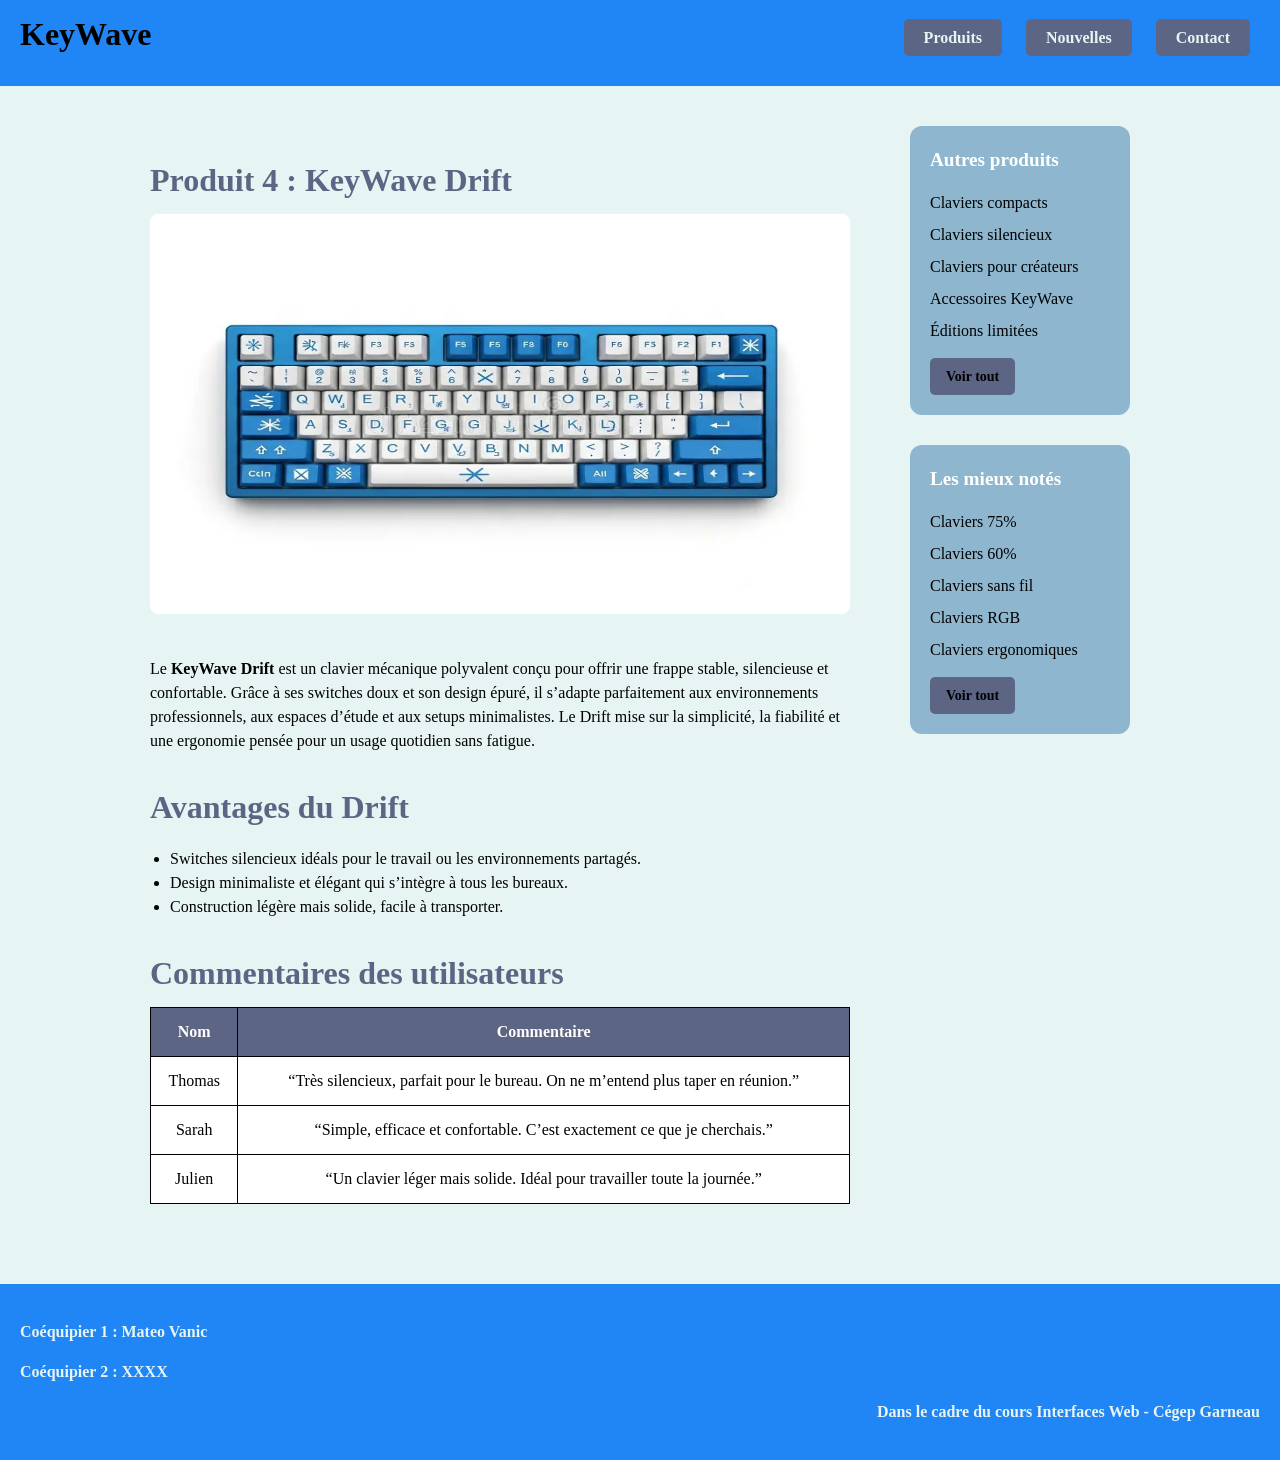
<file: code/produit4.html>
<!DOCTYPE html>
<html lang="en">
<head>
    <meta charset="UTF-8">
    <meta name="viewport" content="width=device-width, initial-scale=1.0">
    <title>TP2_Vanic_Mateo</title>
    <link rel="stylesheet" href="css/style.css">
    <link rel="icon" href="image/favicon.png">
</head>

<body>
    <header>
        <h1><a href="index.html">KeyWave</a></h1>
        <nav class="navigation">
            <ul class="nav-bouton">
                <li><a href="produits.html">Produits</a></li>
                <li><a href="nouvelles.html">Nouvelles</a></li>
                <li><a href="contact.html">Contact</a></li>
            </ul>
        </nav>
    </header>

    <main class="contenu-principal">
        <section class="colonne-gauche">
            <article class="produits-details">

                <h3>Produit 4 : KeyWave Drift</h3>

                <img src="image/Clavier4.webp" alt="Image de Clavier" class="produit1">

                <p>
                    Le <strong>KeyWave Drift</strong> est un clavier mécanique polyvalent conçu pour offrir une frappe stable,
                    silencieuse et confortable. Grâce à ses switches doux et son design épuré, il s’adapte parfaitement aux
                    environnements professionnels, aux espaces d’étude et aux setups minimalistes. Le Drift mise sur la
                    simplicité, la fiabilité et une ergonomie pensée pour un usage quotidien sans fatigue.
                </p>

                <h3>Avantages du Drift</h3>
                <ul>
                    <li>Switches silencieux idéals pour le travail ou les environnements partagés.</li>
                    <li>Design minimaliste et élégant qui s’intègre à tous les bureaux.</li>
                    <li>Construction légère mais solide, facile à transporter.</li>
                </ul>

                <section class="commentaires-tableau">
                    <h3>Commentaires des utilisateurs</h3>
                    <table>
                        <thead>
                            <tr><th>Nom</th><th>Commentaire</th></tr>
                        </thead>
                        <tbody>
                            <tr>
                                <td>Thomas</td>
                                <td>“Très silencieux, parfait pour le bureau. On ne m’entend plus taper en réunion.”</td>
                            </tr>
                            <tr>
                                <td>Sarah</td>
                                <td>“Simple, efficace et confortable. C’est exactement ce que je cherchais.”</td>
                            </tr>
                            <tr>
                                <td>Julien</td>
                                <td>“Un clavier léger mais solide. Idéal pour travailler toute la journée.”</td>
                            </tr>
                        </tbody>
                    </table>
                </section>

            </article>
        </section>

        <div class="colonne-droite">

            <div class="categorie-tableau">
                <h3>Autres produits</h3>
                <ul>
                    <li><a href="#">Claviers compacts</a></li>
                    <li><a href="#">Claviers silencieux</a></li>
                    <li><a href="#">Claviers pour créateurs</a></li>
                    <li><a href="#">Accessoires KeyWave</a></li>
                    <li><a href="#">Éditions limitées</a></li>
                </ul>
                <div class="bouton"><a href="#"> Voir tout</a></div>
            </div>

            <div class="categorie-tableau">
                <h3>Les mieux notés</h3>
                <ul>
                    <li><a href="#">Claviers 75%</a></li>
                    <li><a href="#">Claviers 60%</a></li>
                    <li><a href="#">Claviers sans fil</a></li>
                    <li><a href="#">Claviers RGB</a></li>
                    <li><a href="#">Claviers ergonomiques</a></li>
                </ul>
                <div class="bouton"><a href="#"> Voir tout</a></div>
            </div>

        </div>
    </main>

    <footer>
        <p> Coéquipier 1 : <strong>Mateo Vanic</strong> </p>
        <p> Coéquipier 2 : XXXX </p>
        <div class="garneau">
            <p> Dans le cadre du cours Interfaces Web - Cégep Garneau </p>
        </div>
    </footer>

</body>
</html>
</file>
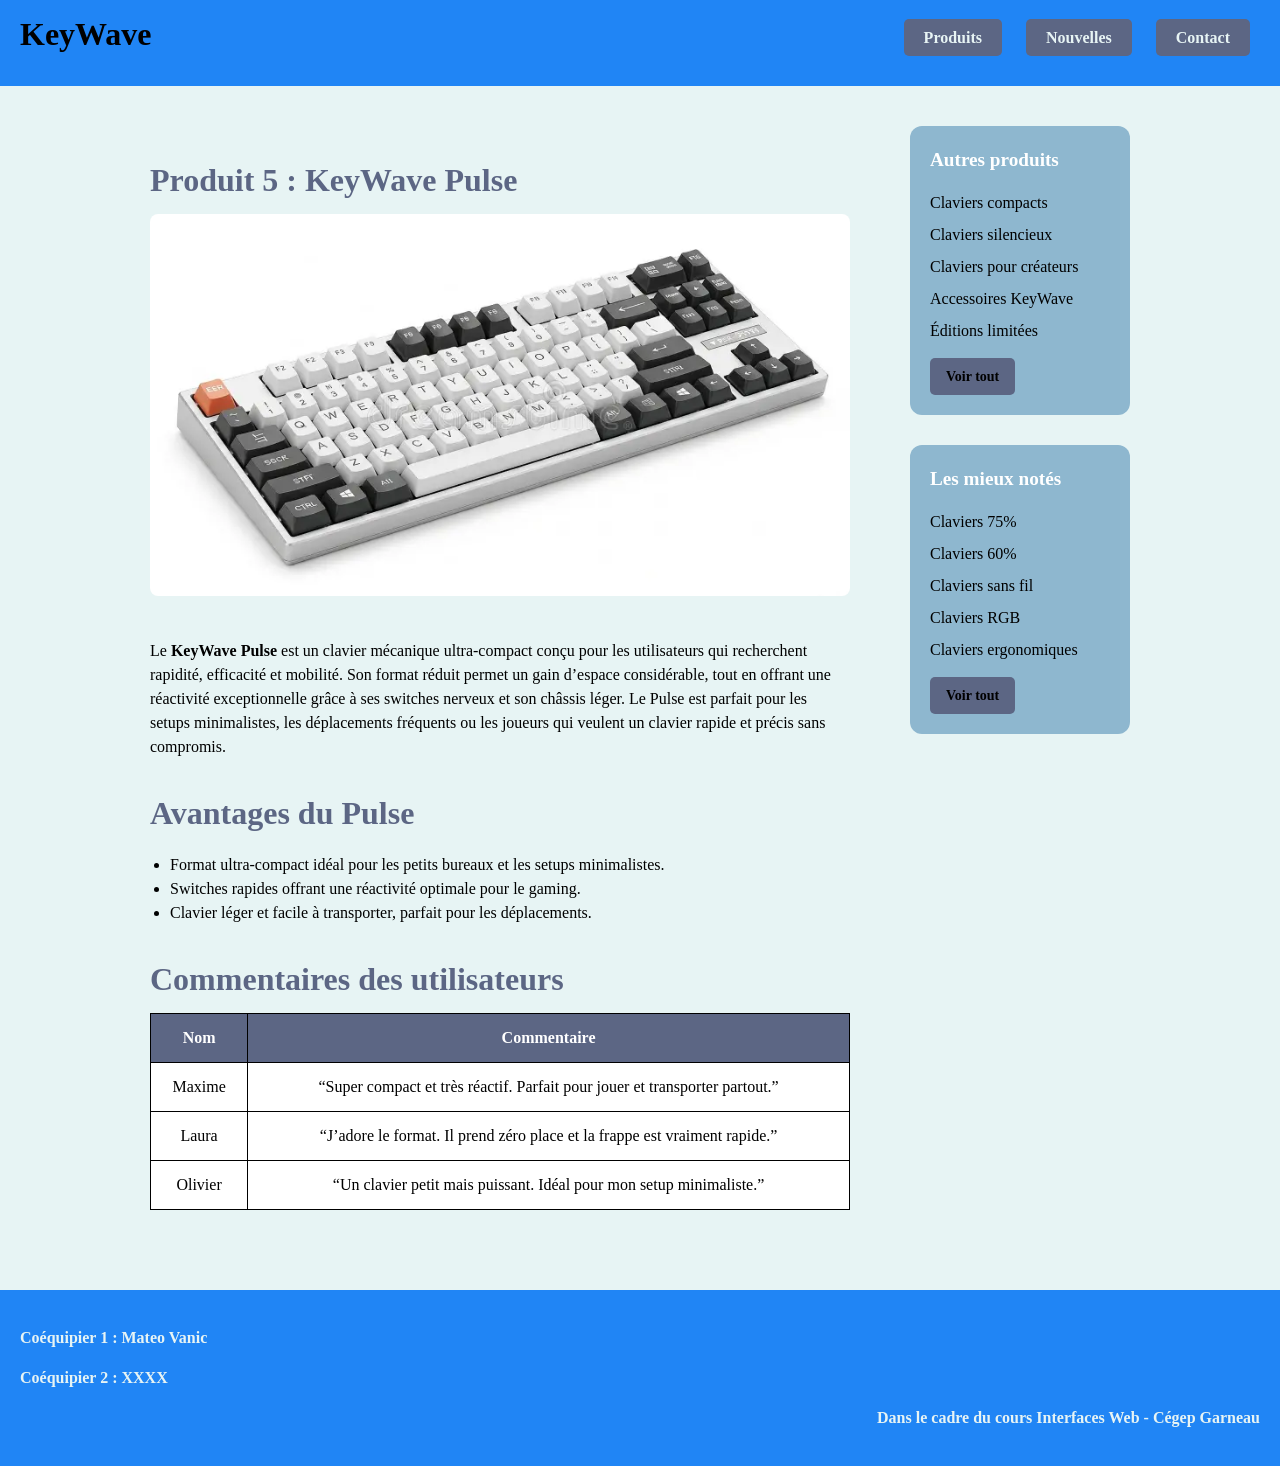
<file: code/produit5.html>
<!DOCTYPE html>
<html lang="en">
<head>
    <meta charset="UTF-8">
    <meta name="viewport" content="width=device-width, initial-scale=1.0">
    <title>TP2_Vanic_Mateo</title>
    <link rel="stylesheet" href="css/style.css">
    <link rel="icon" href="image/favicon.png">

</head>

<body>
    <header>
        <h1><a href="index.html">KeyWave</a></h1>
        <nav class="navigation">
            <ul class="nav-bouton">
                <li><a href="produits.html">Produits</a></li>
                <li><a href="nouvelles.html">Nouvelles</a></li>
                <li><a href="contact.html">Contact</a></li>
            </ul>
        </nav>
    </header>

    <main class="contenu-principal">
        <section class="colonne-gauche">
            <article class="produits-details">

                <h3>Produit 5 : KeyWave Pulse</h3>

                <img src="image/Clavier5.webp" alt="Image de Clavier" class="produit1">

                <p>
                    Le <strong>KeyWave Pulse</strong> est un clavier mécanique ultra‑compact conçu pour les utilisateurs qui
                    recherchent rapidité, efficacité et mobilité. Son format réduit permet un gain d’espace considérable,
                    tout en offrant une réactivité exceptionnelle grâce à ses switches nerveux et son châssis léger.
                    Le Pulse est parfait pour les setups minimalistes, les déplacements fréquents ou les joueurs qui veulent
                    un clavier rapide et précis sans compromis.
                </p>

                <h3>Avantages du Pulse</h3>
                <ul>
                    <li>Format ultra‑compact idéal pour les petits bureaux et les setups minimalistes.</li>
                    <li>Switches rapides offrant une réactivité optimale pour le gaming.</li>
                    <li>Clavier léger et facile à transporter, parfait pour les déplacements.</li>
                </ul>

                <section class="commentaires-tableau">
                    <h3>Commentaires des utilisateurs</h3>
                    <table>
                        <thead>
                            <tr><th>Nom</th><th>Commentaire</th></tr>
                        </thead>
                        <tbody>
                            <tr>
                                <td>Maxime</td>
                                <td>“Super compact et très réactif. Parfait pour jouer et transporter partout.”</td>
                            </tr>
                            <tr>
                                <td>Laura</td>
                                <td>“J’adore le format. Il prend zéro place et la frappe est vraiment rapide.”</td>
                            </tr>
                            <tr>
                                <td>Olivier</td>
                                <td>“Un clavier petit mais puissant. Idéal pour mon setup minimaliste.”</td>
                            </tr>
                        </tbody>
                    </table>
                </section>

            </article>
        </section>

        <div class="colonne-droite">

            <div class="categorie-tableau">
                <h3>Autres produits</h3>
                <ul>
                    <li><a href="#">Claviers compacts</a></li>
                    <li><a href="#">Claviers silencieux</a></li>
                    <li><a href="#">Claviers pour créateurs</a></li>
                    <li><a href="#">Accessoires KeyWave</a></li>
                    <li><a href="#">Éditions limitées</a></li>
                </ul>
                <div class="bouton"><a href="#"> Voir tout</a></div>
            </div>

            <div class="categorie-tableau">
                <h3>Les mieux notés</h3>
                <ul>
                    <li><a href="#">Claviers 75%</a></li>
                    <li><a href="#">Claviers 60%</a></li>
                    <li><a href="#">Claviers sans fil</a></li>
                    <li><a href="#">Claviers RGB</a></li>
                    <li><a href="#">Claviers ergonomiques</a></li>
                </ul>
                <div class="bouton"><a href="#"> Voir tout</a></div>
            </div>

        </div>
    </main>

    <footer>
        <p> Coéquipier 1 : <strong>Mateo Vanic</strong> </p>
        <p> Coéquipier 2 : XXXX </p>
        <div class="garneau">
            <p> Dans le cadre du cours Interfaces Web - Cégep Garneau </p>
        </div>
    </footer>

</body>
</html>
</file>
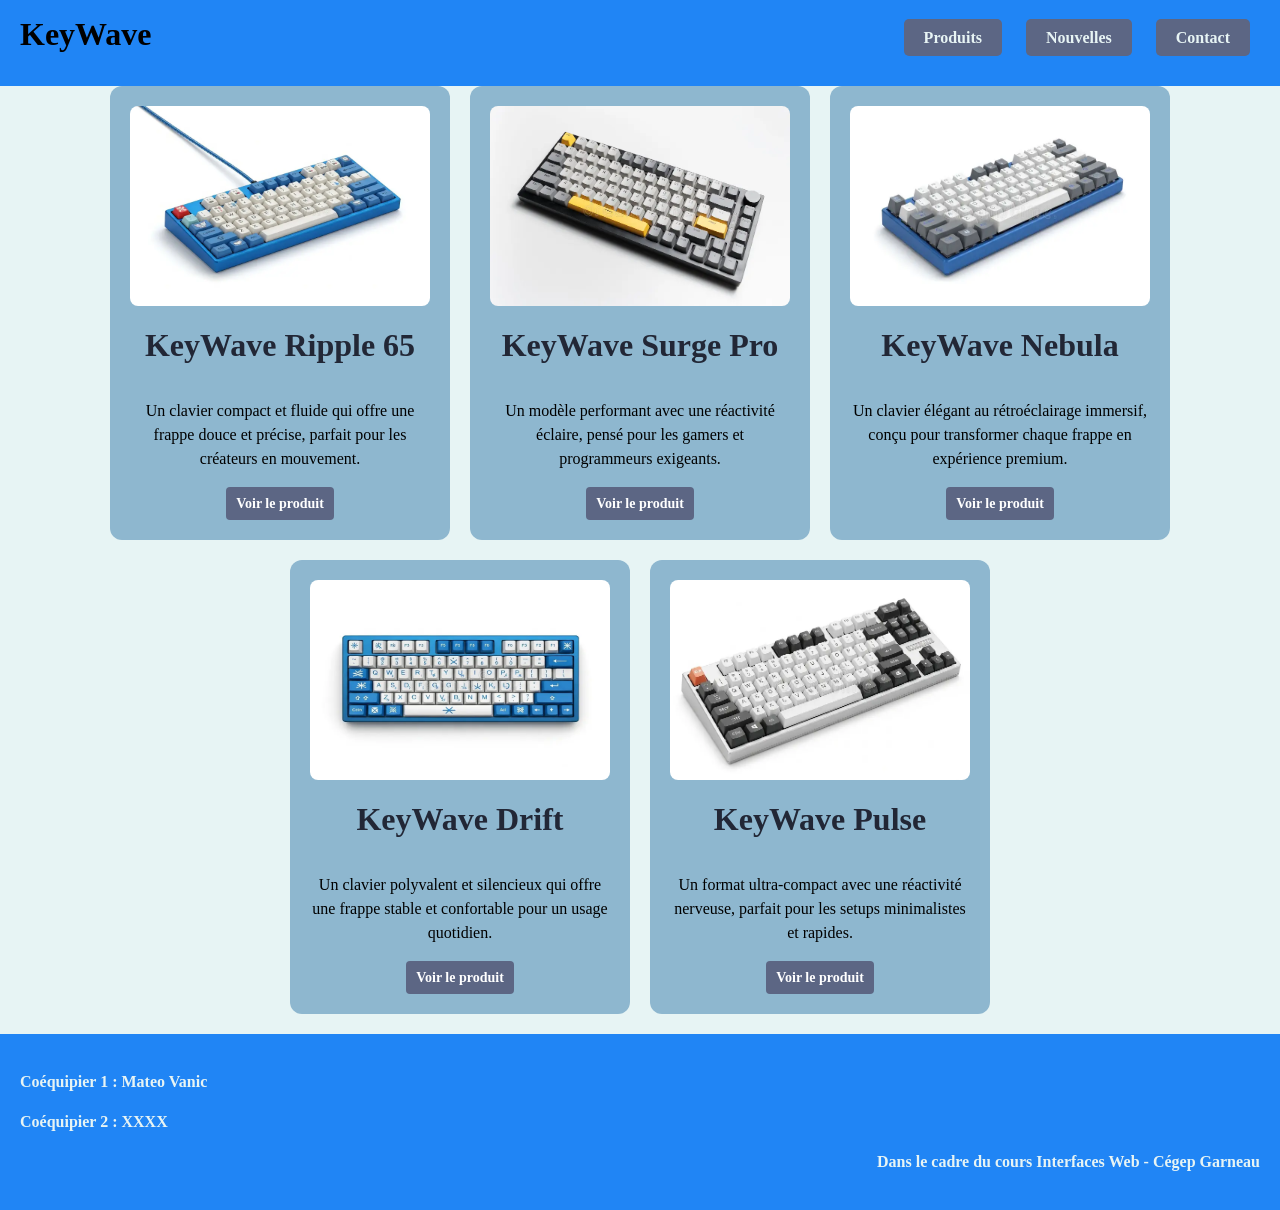
<file: code/produits.html>
<!DOCTYPE html>
<html lang="en">
<head>
    <meta charset="UTF-8">
    <meta name="viewport" content="width=device-width, initial-scale=1.0">
    <title>TP2_Vanic_Mateo</title>
    <link rel="stylesheet" href="css/style.css">
    <link rel="icon" href="image/favicon.png">
</head>

<body>
    <header>
        <h1><a href="index.html">KeyWave</a></h1>
        <nav class="navigation">
            <ul class="nav-bouton">
                <li><a href="produits.html">Produits</a></li>
                <li><a href="nouvelles.html">Nouvelles</a></li>
                <li><a href="contact.html">Contact</a></li>
            </ul>
        </nav>
    </header>

    <div class="produits-container">
            <div class="ligne1">

                <div class="produits-parti">
                    <div class="produits-image">
                        <img src="image/Clavier1.webp" alt="Image de Clavier">
                    </div>
                    <h3>KeyWave Ripple 65</h3>
                    <p>Un clavier compact et fluide qui offre une frappe douce et précise, parfait pour les créateurs en mouvement.</p>
                    <a href="produit1.html" class="bouton">Voir le produit</a>
                </div>

                <div class="produits-parti">
                    <div class="produits-image">
                        <img src="image/Clavier2.webp" alt="Image de Clavier">
                    </div>
                    <h3>KeyWave Surge Pro</h3>
                    <p>Un modèle performant avec une réactivité éclaire, pensé pour les gamers et programmeurs exigeants.</p>
                    <a href="produit2.html" class="bouton">Voir le produit</a>
                </div>

                <div class="produits-parti">
                    <div class="produits-image">
                        <img src="image/Clavier3.webp" alt="Image de Clavier">
                    </div>
                    <h3>KeyWave Nebula</h3>
                    <p>Un clavier élégant au rétroéclairage immersif, conçu pour transformer chaque frappe en expérience premium.</p>
                    <a href="produit3.html" class="bouton">Voir le produit</a>
                </div>

            </div>

            <div class="ligne2">

                <div class="produits-parti">
                    <div class="produits-image">
                        <img src="image/Clavier4.webp" alt="Image de Clavier">
                    </div>
                    <h3>KeyWave Drift</h3>
                    <p>Un clavier polyvalent et silencieux qui offre une frappe stable et confortable pour un usage quotidien.</p>
                    <a href="produit4.html" class="bouton">Voir le produit</a>
                </div>

                <div class="produits-parti">
                    <div class="produits-image">
                        <img src="image/Clavier5.webp" alt="Image de Clavier">
                    </div>
                    <h3>KeyWave Pulse</h3>
                    <p>Un format ultra-compact avec une réactivité nerveuse, parfait pour les setups minimalistes et rapides.</p>
                    <a href="produit5.html" class="bouton">Voir le produit</a>
                </div>

            </div>

        </div>
    </div>

    <footer>
        <p> Coéquipier 1 : <strong>Mateo Vanic</strong> </p>
        <p> Coéquipier 2 : XXXX </p>
        <div class="garneau">
            <p> Dans le cadre du cours Interfaces Web - Cégep Garneau </p>
        </div>
    </footer>
</body>
</html>
</file>
<file: code/css/style.css>
.navigation ul {
  list-style: none;
  padding-bottom: 10px;
  text-align: right;
}

.navigation ul li {
  display: inline-block;
  margin: 0 10px;
}

.nav-bouton a {
  background-color: #5C6684;   
  color: #E7F4F4;              
  padding: 10px 20px;
  text-decoration: none;
  font-weight: bold;
  border-radius: 5px;
}

.nav-bouton a:hover {
  background-color: darkblue;   
  color: cyan;
}

header {
  background-color: #2085F5;
  display: flex;
  justify-content: space-between;
  padding: 10px 20px;
}

footer {
  background-color: #2085F5;
  color: #E7F4F4;
  text-align: left;
  padding: 20px;
  font-weight: bold;
}

.container {
  display: flex;
  max-width: 1200;
  margin: 0 auto;
}

h1, h2, h3 {
  font-family: 'Amarante';
  margin: 0;

}
h1 {
  color: #E7F4F4;             
  text-align: left ;
}

h2 {
  color: #2085F5;
  text-align: center;
  font-size: xx-large;
}

h3 {
  color: #222736;
  font-size: xx-large;              
}

.parti {
  background-color: white;
  border: 2px solid #8EB7CF;   
  padding: 15px;
  margin-bottom: 20px;
  margin-right: 20px;
}

body {
  background-color: #E7F4F4;   
  line-height: 1.5;
  font-family: 'EB Garamond', serif;
  margin: 0;
  padding: 0;
}

.texte {
  color: #222736;
  font-size: x-large;
}

.garneau {
  text-align: right;
}

a {
  text-decoration: none;
  color: black;
}

video {
  width: 800px;
  border-radius: 10px;
  margin-bottom: 20px;
}

.banniere-content {
  background-image: url("../image/Banniere.jpg");
  background-size: cover;
  text-align: center;
  background-position: center;
  margin-bottom: 20px;
  height: 100px;
  padding: 100px;
  color: white;
}


.produits-section {
  padding: 60px 20px;
}

.produits-section, h3 {
  margin-bottom: 30px;
}

.produits-parti {
  background-color: #8EB7CF;
  width: 300px;
  padding: 20px;
  border-radius: 12px;
  text-align: center;
}

.produits-image {
  height: 200px;
  margin-bottom: 15px;
  border-radius: 8px;
  display: flex;
  justify-content: center;
}

.produits-image img {
  width: 100%;
  height: 100%;
  border-radius: 8px;
}

.bouton {
  display: inline-block;
  padding: 10px 20px;
  background-color:#5C6684;   
  color: white;
  font-weight: bold;
  border-radius: 5px;
}

.produits-container {
  display: flex;
  flex-direction: column;
}

.ligne1, .ligne2 {
  display: flex;
  justify-content: center;
  gap: 20px;
  margin-bottom: 20px;
}


.contenu-principal {
  display: flex;
  justify-content: center;
  padding: 40px 20px;
  gap: 60px;
}

.colonne-gauche {
  max-width: 700px;
}

.colonne-droite {
  width: 220px;
}

.produits-details h2 {
  color: black;
  font-size: 2rem;
  margin-bottom: 10px;
}

.produits-details p {
  font-size: 1rem;
  margin-bottom: 20px;
}

.produit1 {
  width: 100%;
  max-height: 400px;
  margin-bottom: 20px;
  border-radius: 8px;
}

.produits-details ul {
  padding-left: 20px;
  margin-bottom: 30px;
}

.produits-details h3 {
  color: #5C6684;
  margin-top: 30px;
  margin-bottom: 10px;
}

table {
  width: 100%;
  border-collapse: collapse;
  margin-bottom: 40px;
  font-size: 1rem;
}

th, td {
  border: 1px solid black;
  padding: 12px;
  text-align: center;
}

th {
  background-color: #5C6684;
  color: white;
  font-weight: bold;
}

td {
  background-color: #fff;
}

.categorie-tableau {
  background-color: #8EB7CF;
  padding: 20px;
  border-radius: 12px;
  margin-bottom: 30px;
}

.categorie-tableau h3 {
  color: white;
  font-size: 1.2rem;
  margin-bottom: 15px;
}

.categorie-tableau ul {
  list-style: none;
  padding-left: 0;
  margin-bottom: 15px;
}

.categorie-tableau ul li {
  margin-bottom: 8px;
  font-size: 1rem;
}

.categorie-tableau .bouton {
  background-color: #5C6684;
  color: white;
  border: none;
  padding: 8px 16px;
  font-weight: bold;
  border-radius: 5px;
}

.categorie-tableau .btn:hover {
  background-color: #5C6684;
}


.article-blog {
  display: flex;
  align-items: flex-start;
  gap: 20px;
  background-color: #E7F4F4; 
  border: 1px solid #8EB7CF; 
  border-radius: 10px;
  padding: 20px;
  margin-bottom: 25px;
}

.article-blog img {
  width: 220px;
  height: 160px;
  border-radius: 8px;
  object-fit: cover;
  margin-right: 20px;
}

.article-blog .contenu-article {
  flex: 1;
}

.article-blog h2 {
  margin-top: 0;
  color: #5C6684; 
}

.article-blog h3 {
  color: #2085F5; 
  font-weight: normal;
}

.article-blog p {
  margin: 10px 0;
  color: #222736; 
}

.bouton {
  display: inline-block;
  padding: 10px 20px;
  background-color: #5C6684; 
  color: white;
  font-weight: bold;
  border-radius: 5px;
}

.bouton:hover {
  background-color: darkblue;
  color: cyan;
}





.fil-ariane {
    list-style: none;
    padding: 0;
    margin: 0 0 12px;
}

.fil-ariane li {
    color: #5C6684;
    display: inline;
}

.fil-ariane a {
    color: #2085F5;
    text-decoration: none;
}

.titre-motscles {
    margin: 15px 0 10px;
    color: #5C6684;
}

.liste-motscles {
    list-style: none;
    padding: 0;
    margin: 0 0 20px;
}

.motcle {
    display: inline-block;
    background-color: #5C6684;
    border: 1px solid #8EB7CF;
    color: #ffffff;
    border-radius: 5px;
    padding: 6px 10px;
    margin-right: 8px;
}

.bloc-article {
    display: flex;
    gap: 20px;
}

.bloc-media {
    width: 70%;
}

.bloc-media img {
    width: 100%;
    border: 2px solid #8EB7CF;
    border-radius: 8px;
}

.colonne-aside {
    width: 30%;
    padding-left: 20px;
}

.carte-categorie {
    border: 1px solid #8EB7CF;
    background-color: #E7F4F4;
    border-radius: 5px;
    padding: 15px;
    margin-bottom: 20px;
}

.carte-entete {
    display: flex;
    justify-content: space-between;
    align-items: center;
    margin-bottom: 10px;
}

.carte-entete h4 {
    color: #5C6684;
    font-size: 16px;
    margin: 0;
}

.liste-categorie {
    list-style: none;
    padding: 0;
    margin: 0;
}

.liste-categorie a {
    text-decoration: none;
    color: #2085F5;
    font-weight: bold;
}

.bouton {
    background-color: #5C6684;
    color: #ffffff;
    text-decoration: none;
    padding: 6px 10px;
    border-radius: 4px;
    font-size: 14px;
}

.bouton:hover {
    background-color: #2085F5;
}

.texte-article {
    color: #222736;
    line-height: 1.5;
    margin-top: 20px;
}

.commentaire {
    background-color: #E7F4F4;
    border: 1px solid #8EB7CF;
    padding: 10px;
    margin: 10px 0;
    border-radius: 5px;
}

.table-evenements {
    width: 100%;
    border-collapse: collapse;
    margin-top: 15px;
}

.table-evenements th,
.table-evenements td {
    border: 1px solid #8EB7CF;
    padding: 10px;
}

.table-evenements th {
    background-color: #5C6684;
    color: white;
}

.bloc-media img {
    width: 100%;
    height: 500px;
    object-fit: cover;
}


.banniere {
  display: flex;
  align-items: center;
  justify-content: center;
  text-align: center;
  background-image: url("../image/Banniere.jpg");
  background-size: cover;
  background-position: center;
  height: 400px;
  padding: 20px;
}

.central h1 {
    margin-bottom: 20px;
}

.contact {
    display: flex;
    gap: 40px;
    flex-wrap: wrap;
    justify-content: center;
}

.pill {
    padding: 10px 16px;
    border-radius: 6px;
    background: #5C6684;
    color: white;
    text-decoration: none;
    font-weight: bold;
}

.map {
    text-align: center;
    margin: 0;
    margin-top: 400px;
}

.map iframe {
    width: 100%;
    height: 400px;
    border: none;
}

.contact p {
  color: white;
}
</file>
